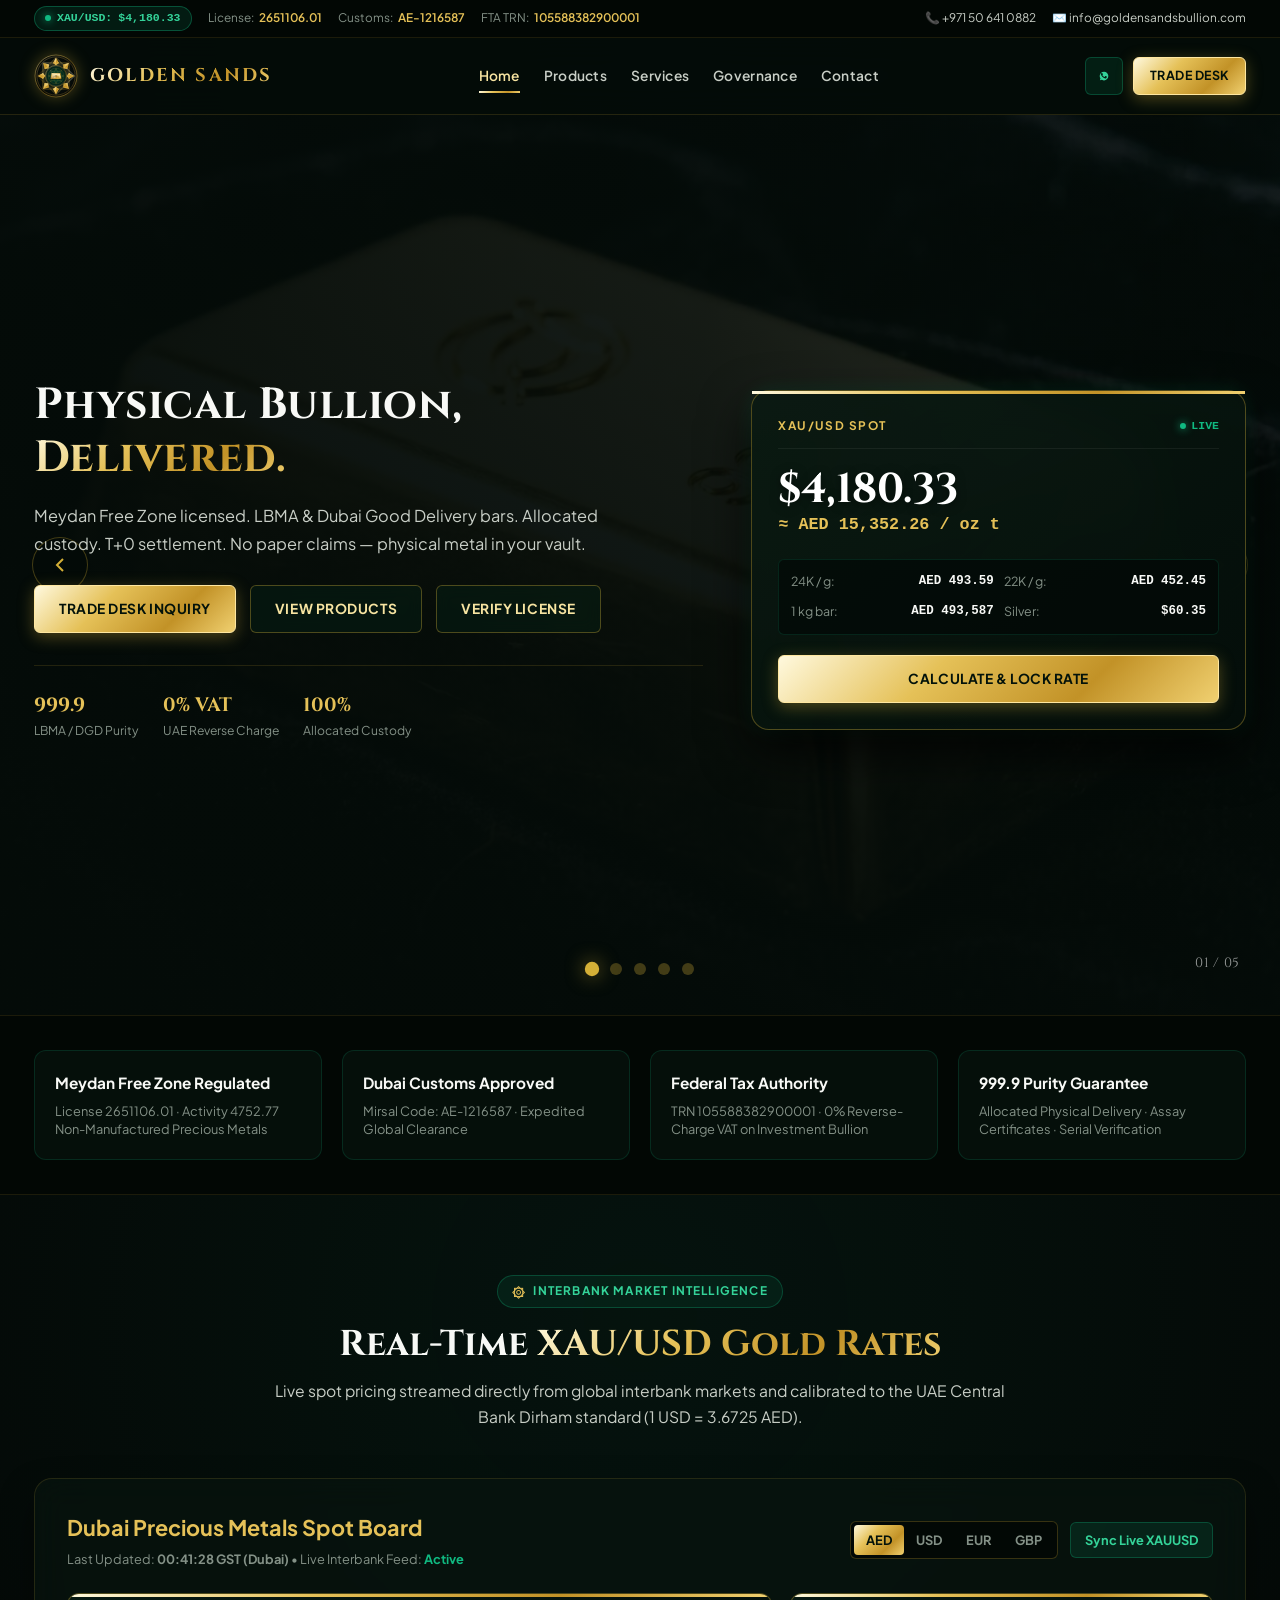
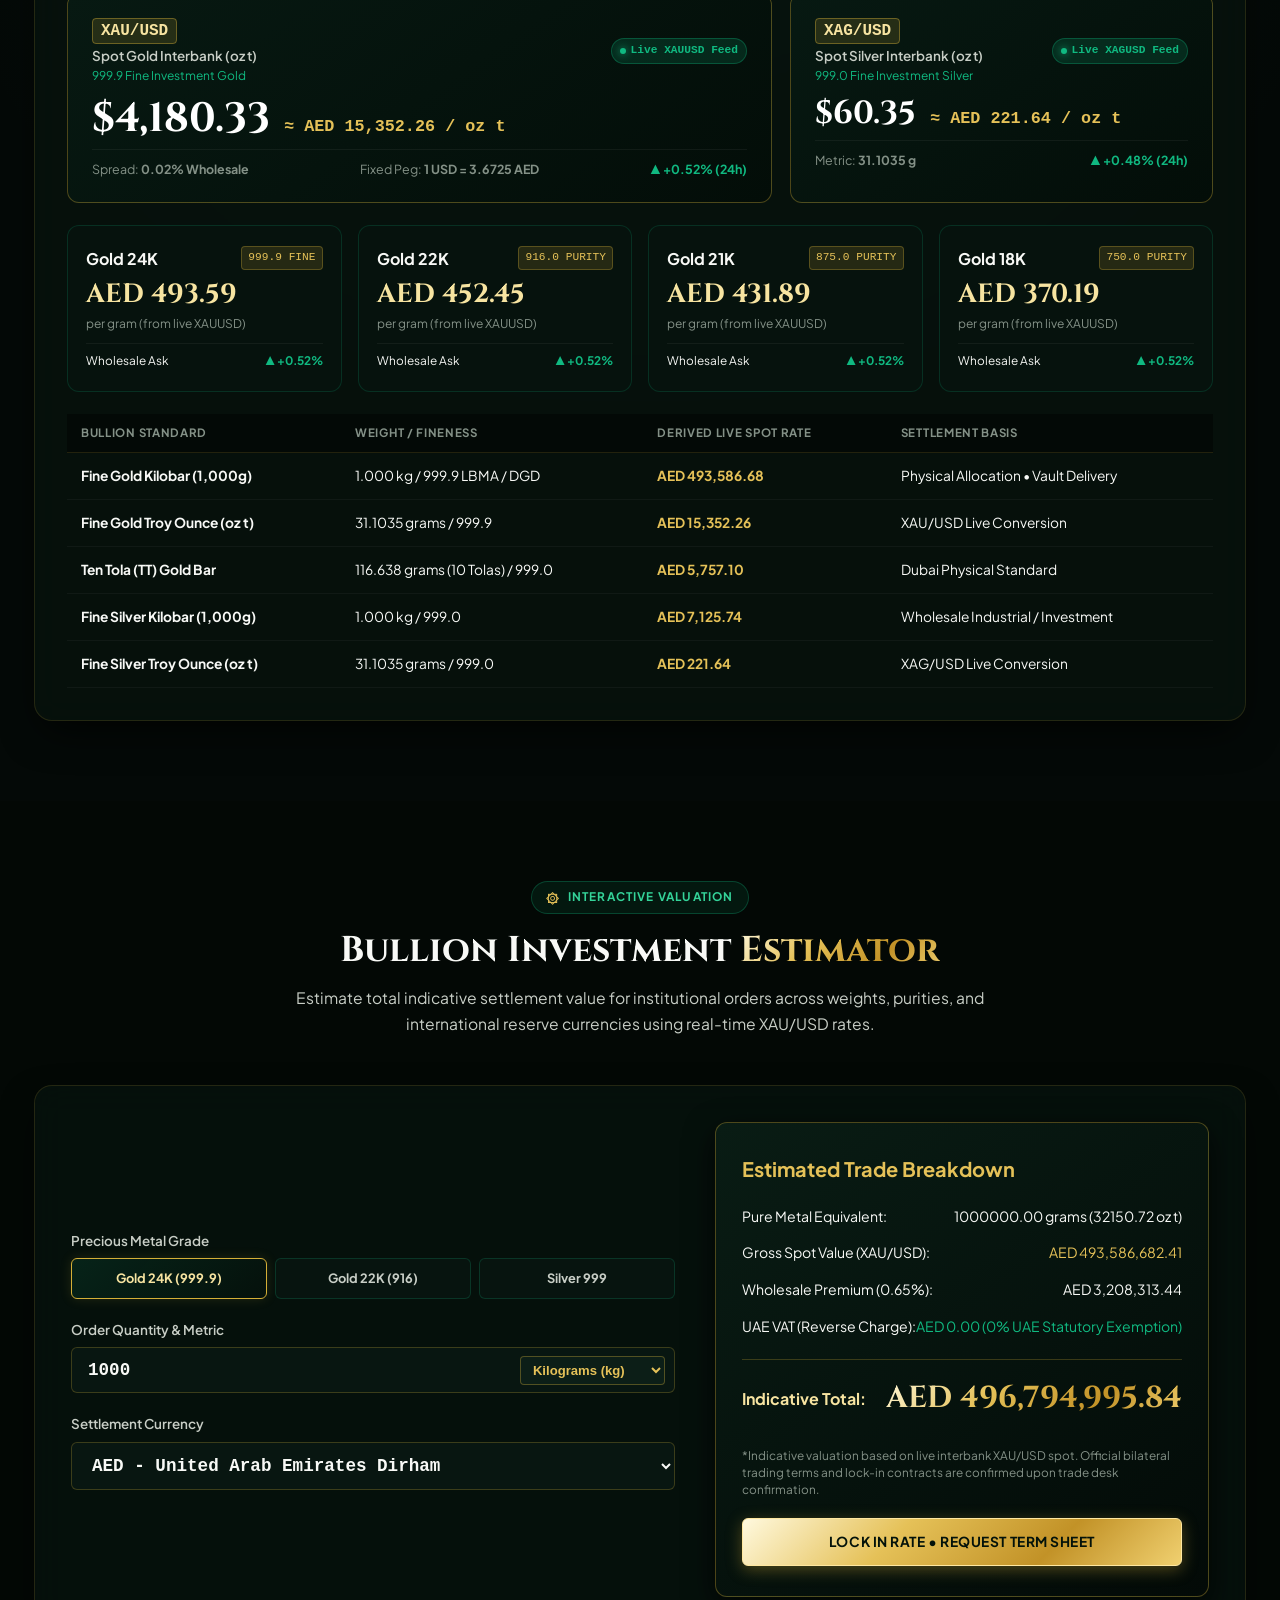
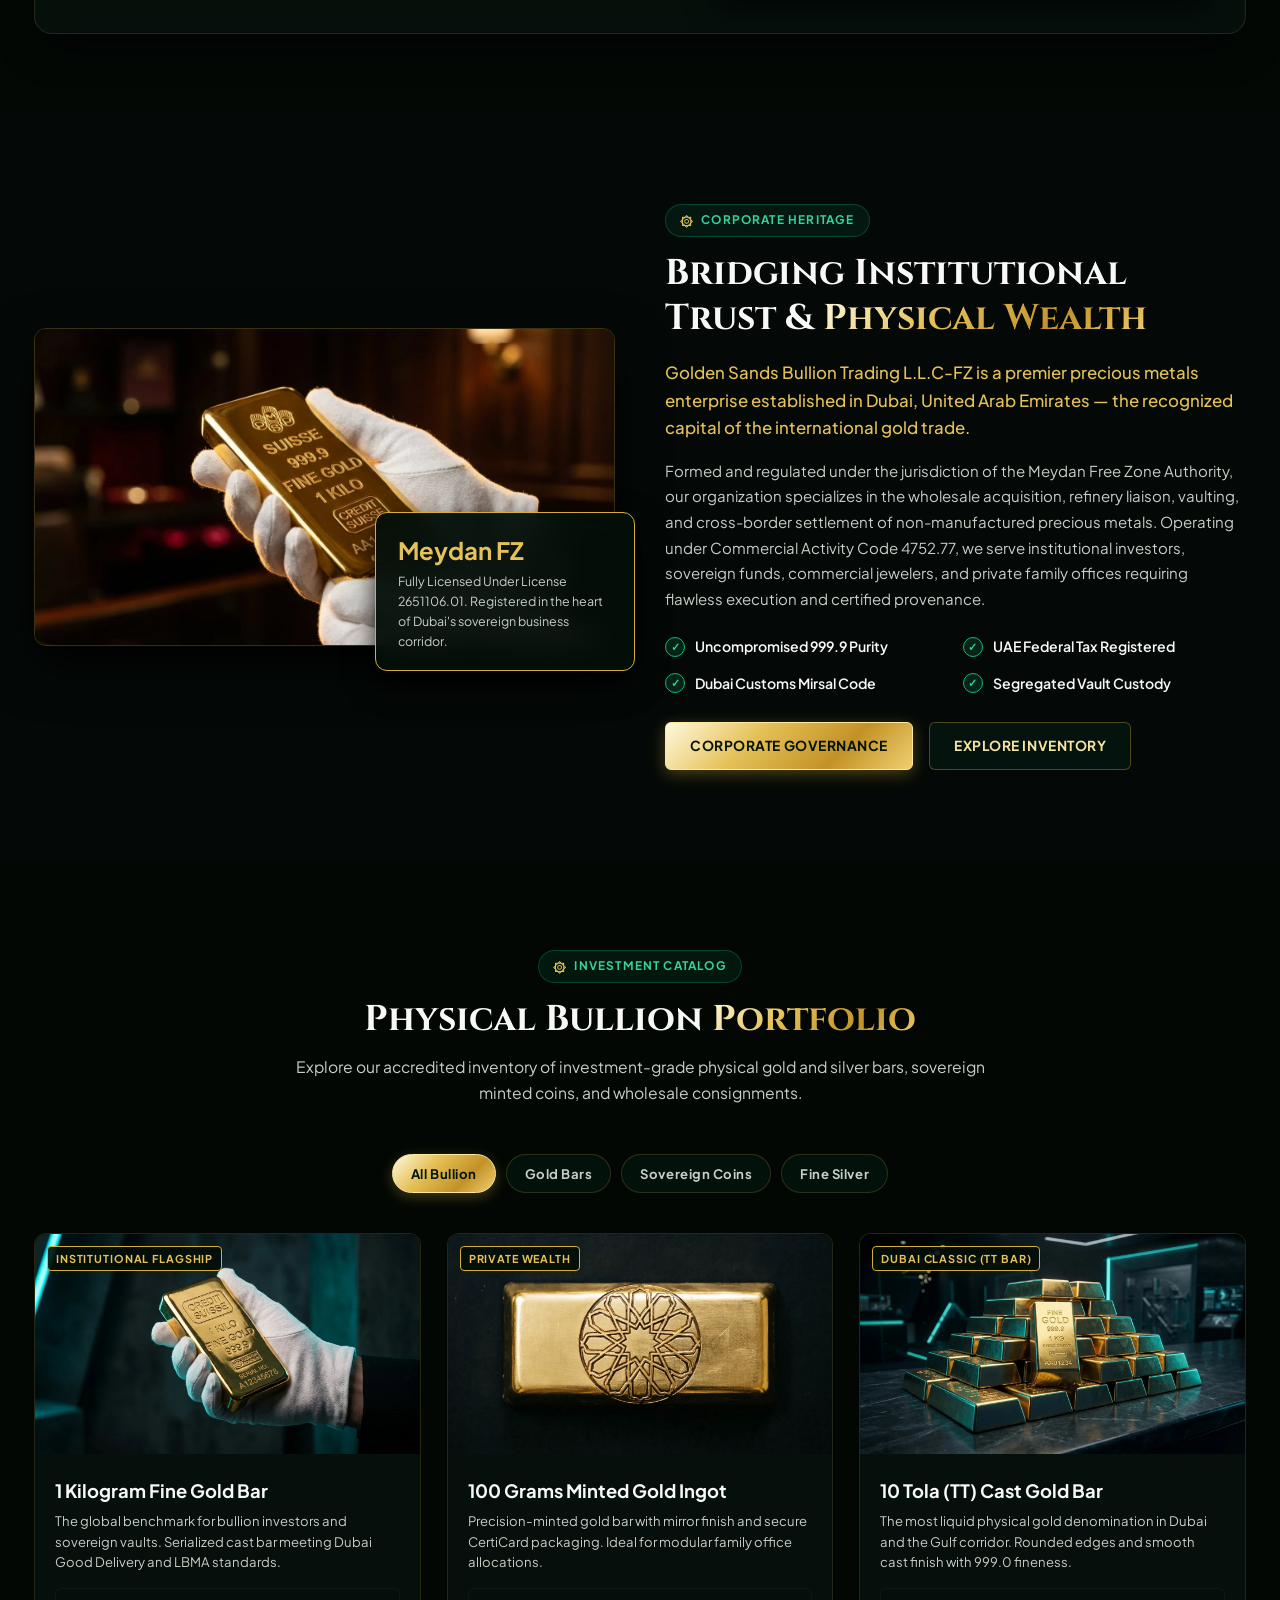
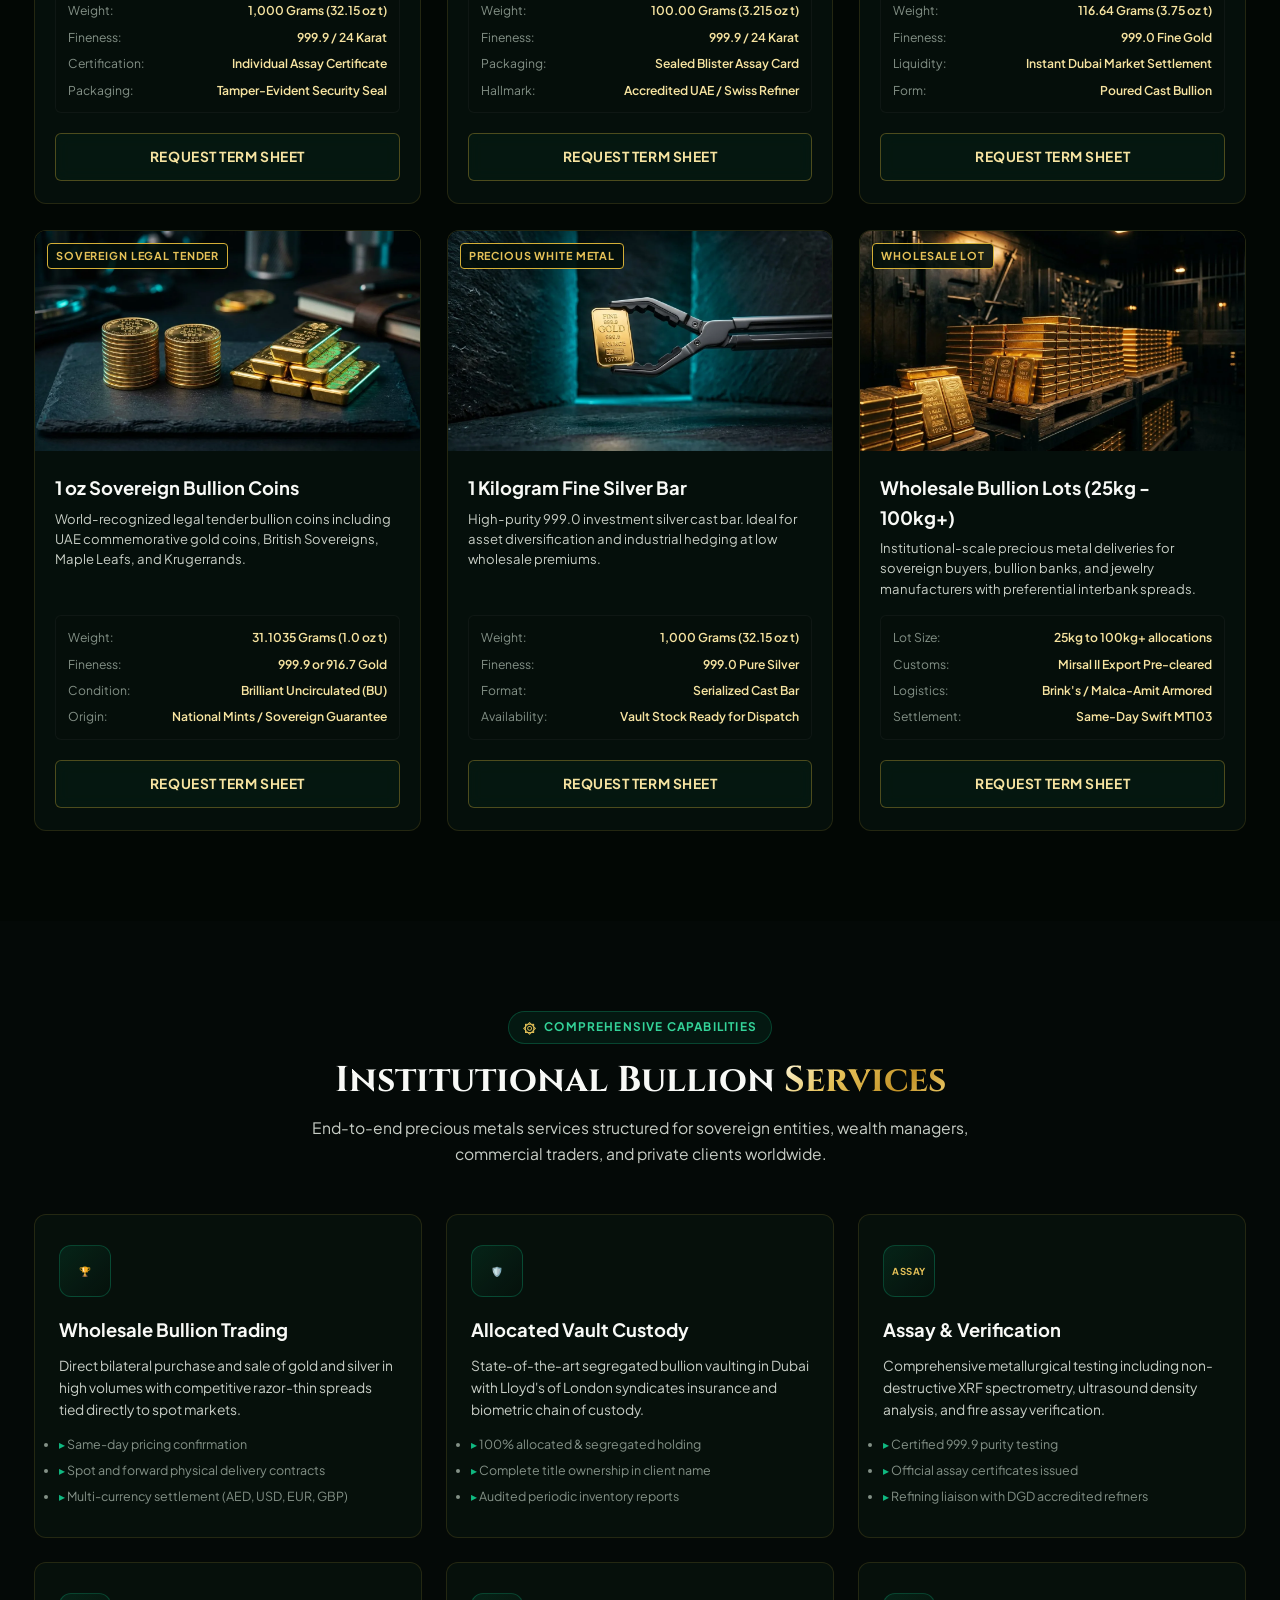
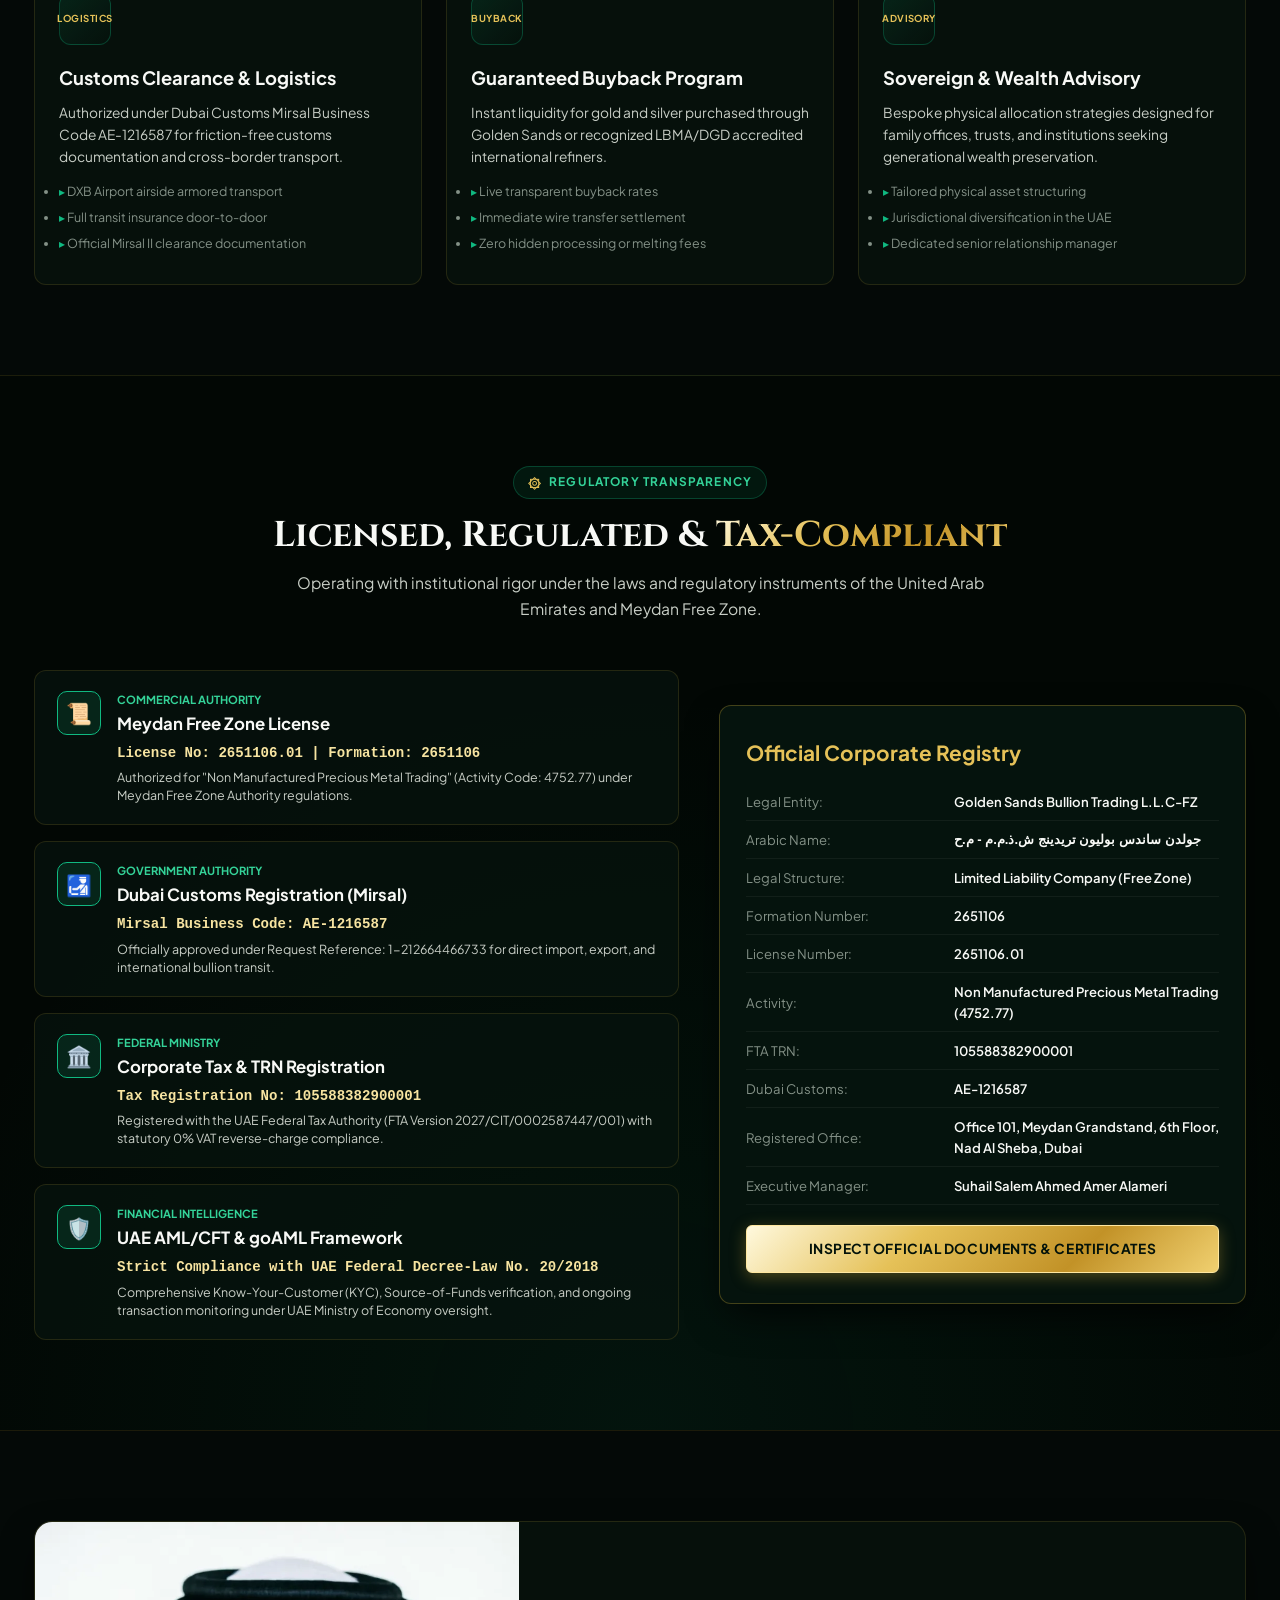
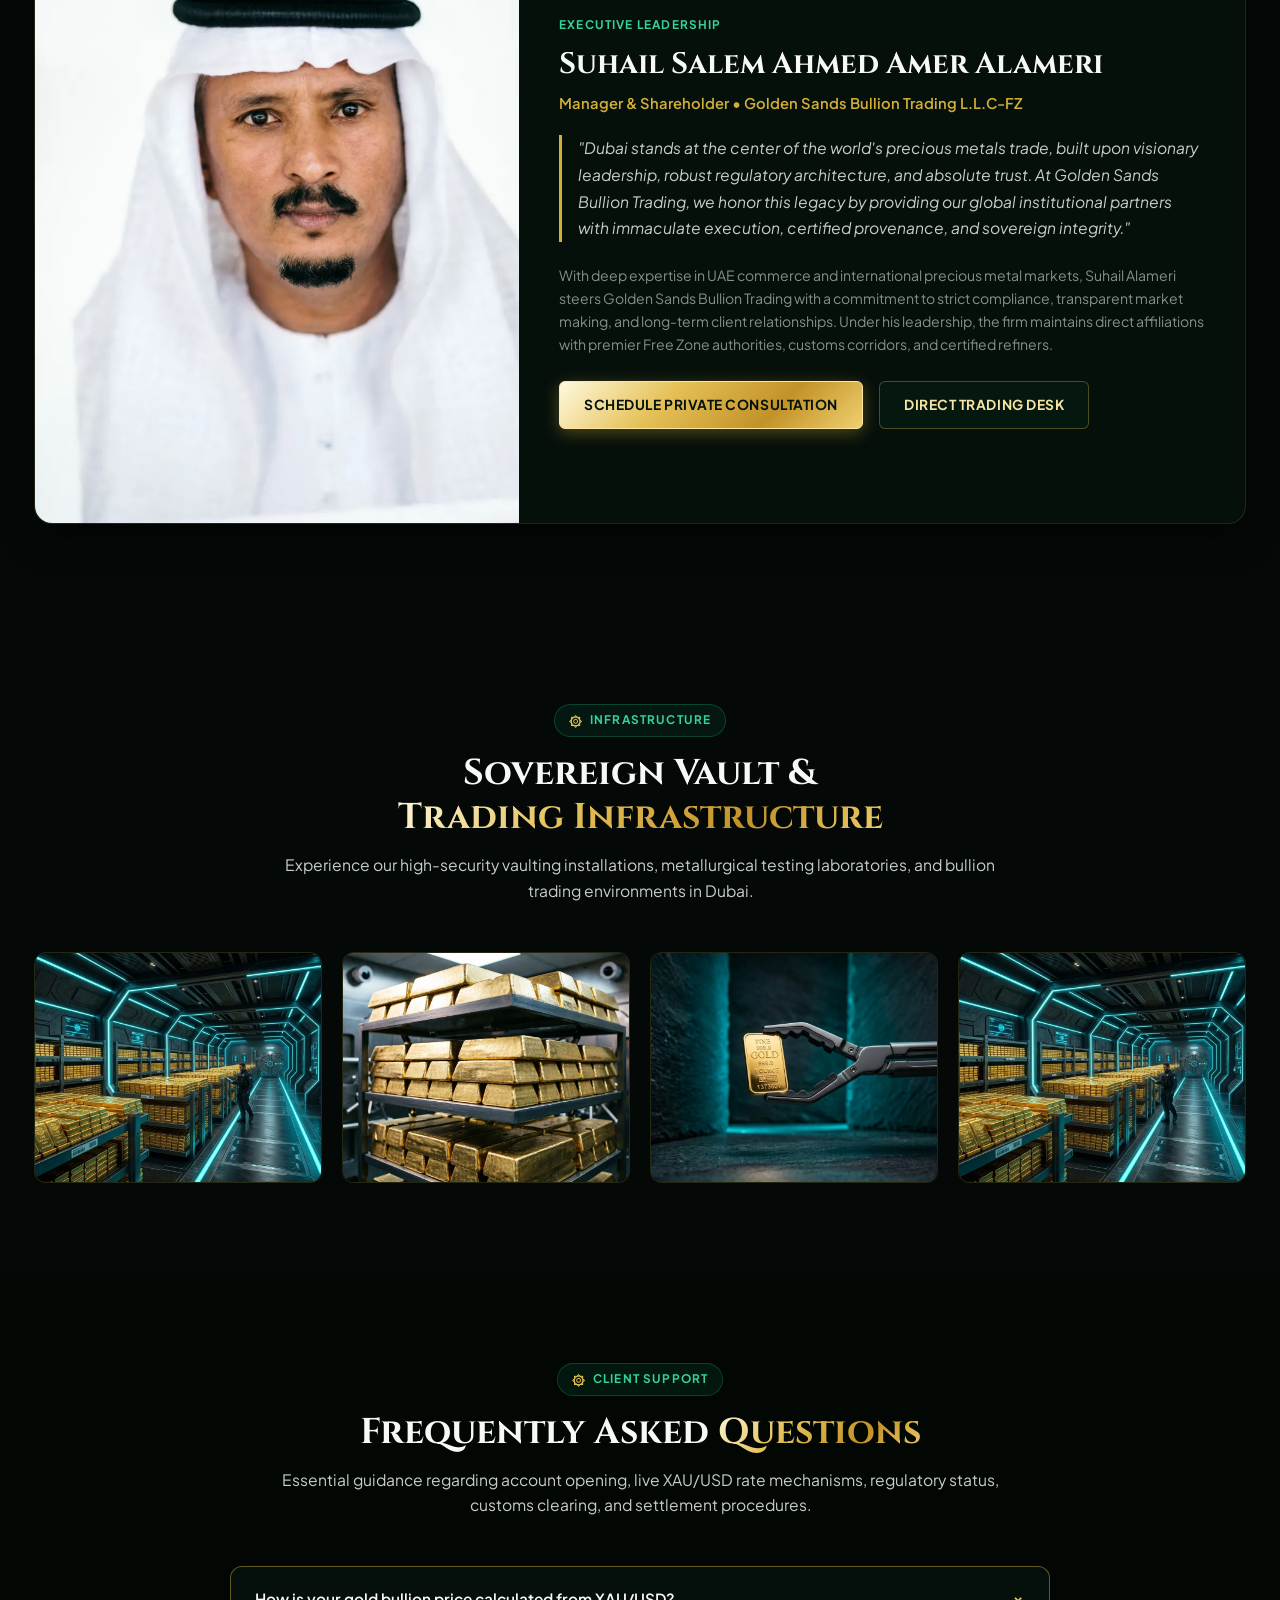
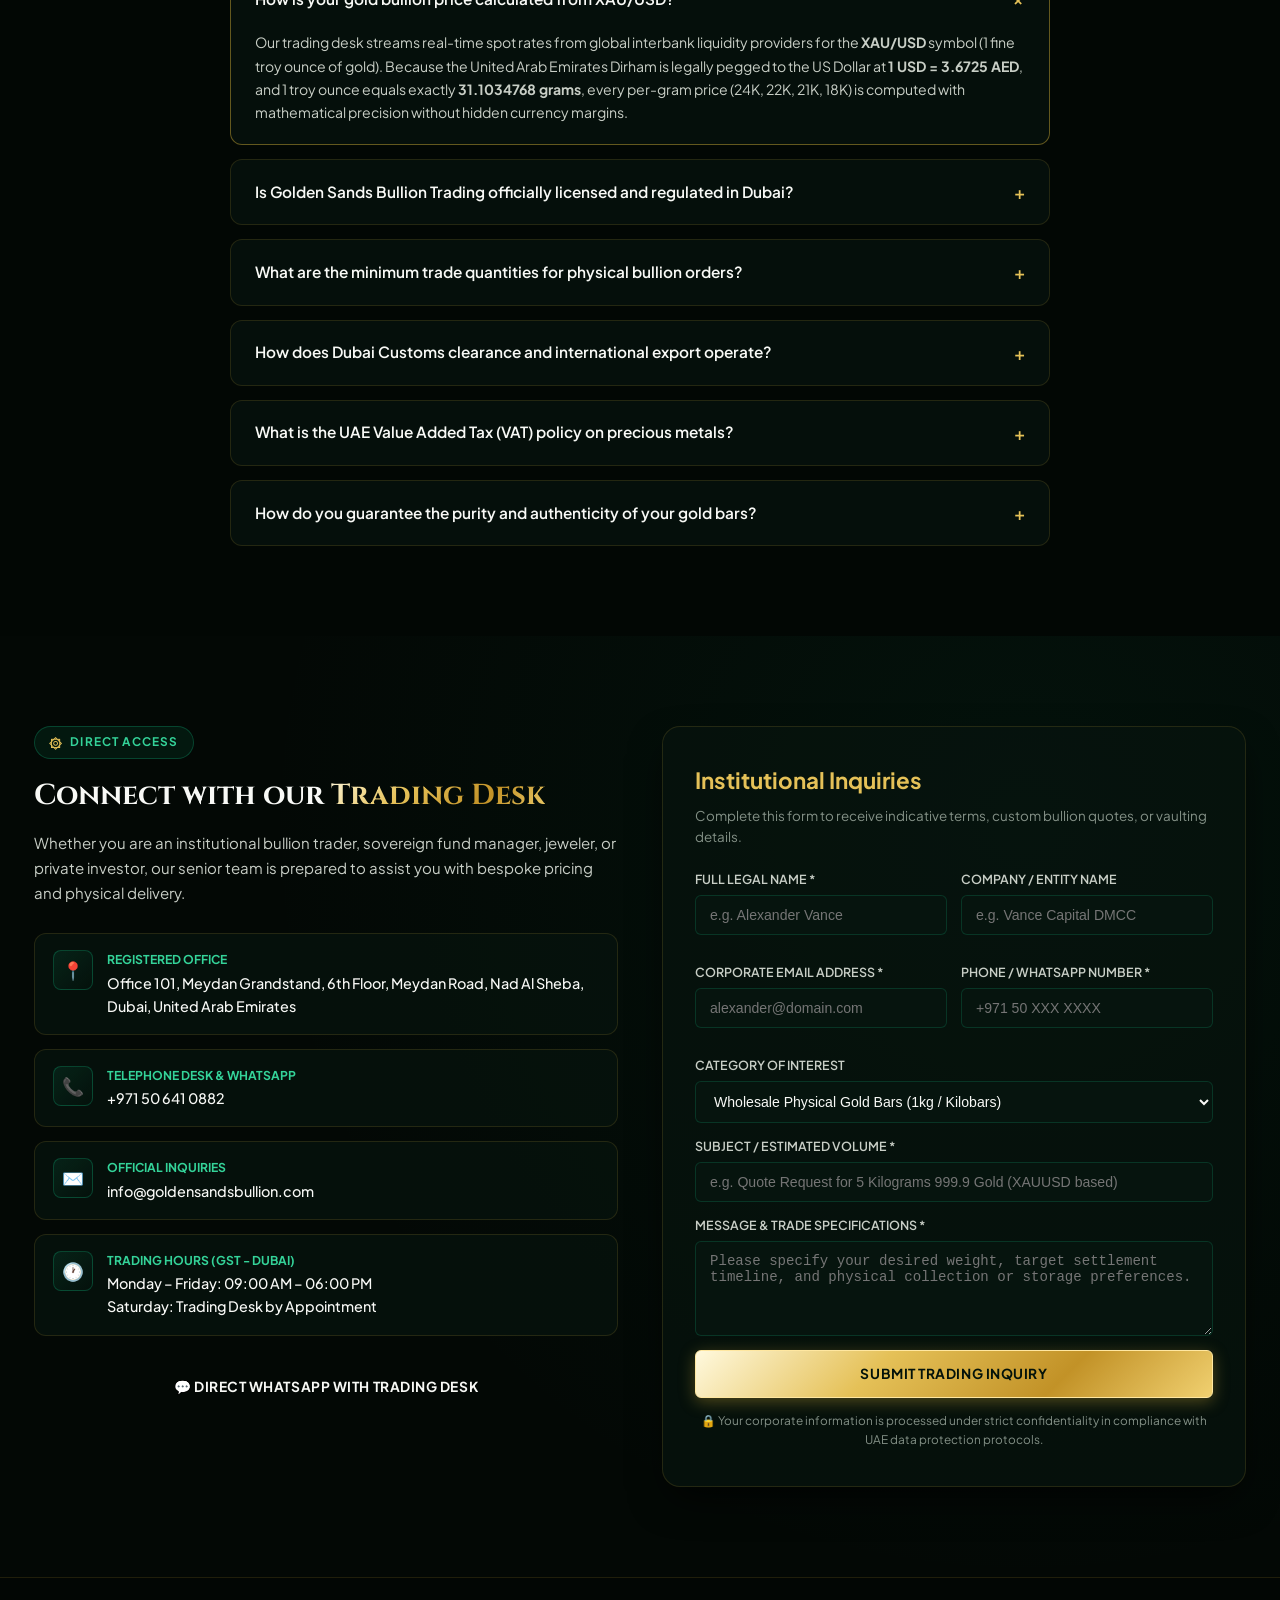
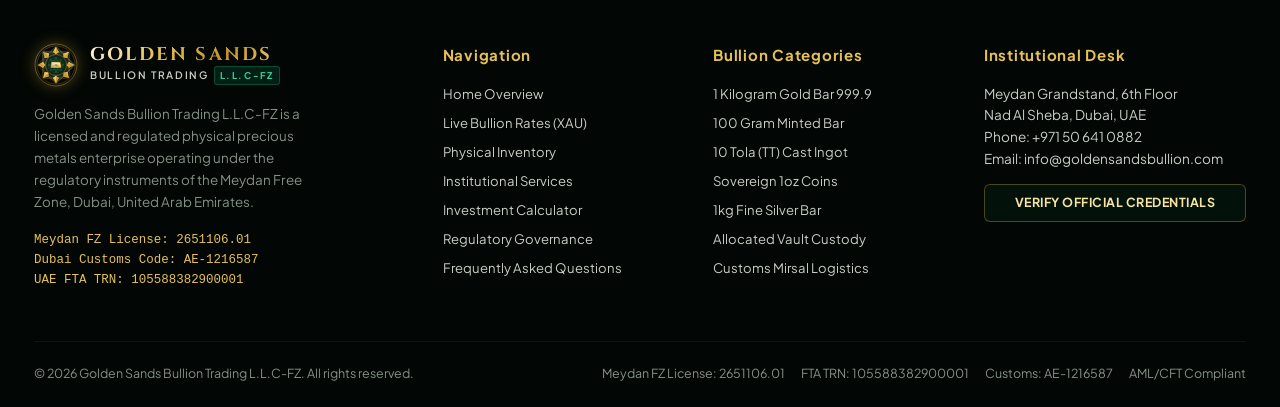
<file: index.html>
<!DOCTYPE html>
<html lang="en" dir="ltr">
<head>
  <!-- Character Encoding & Responsive Viewport -->
  <meta charset="UTF-8">
  <meta name="viewport" content="width=device-width, initial-scale=1.0, maximum-scale=5.0">
  <meta http-equiv="X-UA-Compatible" content="IE=edge">

  <!-- Primary Meta Tags -->
  <title>Golden Sands | Physical Bullion Trading, Dubai</title>
  <meta name="title" content="Golden Sands | Physical Bullion Trading, Dubai">
  <meta name="description" content="Golden Sands Bullion Trading L.L.C-FZ — Meydan Free Zone licensed precious metals firm. Physical gold bars, sovereign coins, allocated vaulting, institutional settlement. Live XAU/USD pricing.">
  <meta name="keywords" content="XAUUSD gold price, gold trading dubai, live XAUUSD, physical bullion dubai, meydan free zone gold license, 999.9 fine gold bar, credit suisse 1kg gold, gold bullion wholesale dubai, dubai customs code AE-1216587, golden sands bullion trading, suhail alameri gold, vault storage dubai, precious metals trader UAE">
  <meta name="author" content="Golden Sands Bullion Trading L.L.C-FZ">
  <meta name="robots" content="index, follow, max-image-preview:large, max-snippet:-1, max-video-preview:-1">
  <link rel="canonical" href="https://goldensandsbullion.com/">

  <!-- Open Graph / Facebook -->
  <meta property="og:type" content="website">
  <meta property="og:url" content="https://goldensandsbullion.com/">
  <meta property="og:site_name" content="Golden Sands Bullion Trading L.L.C-FZ">
  <meta property="og:title" content="Golden Sands Bullion Trading | Premier Precious Metals Dubai">
  <meta property="og:description" content="Licensed Dubai Meydan Free Zone precious metals trading company. Real-time XAU/USD live spot pricing, 999.9 fine gold bars, institutional wholesale bullion, secure vault custody, and customs clearance.">
  <meta property="og:image" content="https://goldensandsbullion.com/assets/images/hero-gold-bar-velvet.png">
  <meta property="og:image:width" content="1664">
  <meta property="og:image:height" content="928">
  <meta property="og:locale" content="en_US">
  <meta property="og:locale:alternate" content="ar_AE">

  <!-- Twitter / X -->
  <meta name="twitter:card" content="summary_large_image">
  <meta name="twitter:url" content="https://goldensandsbullion.com/">
  <meta name="twitter:title" content="Golden Sands Bullion Trading | Dubai Precious Metals">
  <meta name="twitter:description" content="Dubai Meydan Free Zone licensed precious metals trading firm (License 2651106.01, FTA TRN 105588382900001, Customs Code AE-1216587). Live XAU/USD interbank feed, physical gold wholesale and allocated custody.">
  <meta name="twitter:image" content="https://goldensandsbullion.com/assets/images/hero-gold-bar-velvet.png">

  <!-- PWA & Mobile Web App Meta -->
  <meta name="theme-color" content="#040907">
  <meta name="apple-mobile-web-app-capable" content="yes">
  <meta name="apple-mobile-web-app-status-bar-style" content="black-translucent">
  <meta name="apple-mobile-web-app-title" content="Golden Sands">
  <meta name="application-name" content="Golden Sands Bullion">
  <meta name="msapplication-TileColor" content="#040907">
  <meta name="msapplication-TileImage" content="./assets/icons/icon-192.png">

  <!-- Manifest Links -->
  <link rel="manifest" href="./manifest.webmanifest">
  <link rel="alternate" type="application/json" href="./manifest.json">

  <!-- Favicons & App Icons -->
  <link rel="icon" type="image/x-icon" href="./favicon.ico">
  <link rel="icon" type="image/png" sizes="16x16" href="./assets/icons/favicon-16.png">
  <link rel="icon" type="image/png" sizes="32x32" href="./assets/icons/favicon-32.png">
  <link rel="icon" type="image/png" sizes="64x64" href="./assets/icons/favicon-64.png">
  <link rel="icon" type="image/svg+xml" href="./assets/icons/favicon.svg">
  <link rel="apple-touch-icon" sizes="180x180" href="./assets/icons/apple-touch-icon.png">

  <!-- Google Fonts Preconnect -->
  <link rel="preconnect" href="https://fonts.googleapis.com">
  <link rel="preconnect" href="https://fonts.gstatic.com" crossorigin>
  <link rel="preload" as="style" href="https://fonts.googleapis.com/css2?family=Cinzel:wght@500;600;700;800&family=Plus+Jakarta+Sans:wght@300;400;500;600;700&display=swap">
  <link href="https://fonts.googleapis.com/css2?family=Cinzel:wght@500;600;700;800&family=Plus+Jakarta+Sans:wght@300;400;500;600;700&display=swap" rel="stylesheet" media="print" onload="this.media='all'">

  <!-- Critical Resource Preloads -->
  <link rel="preload" as="image" href="./assets/images/hero-gold-bar-velvet.webp" type="image/webp" fetchpriority="high">
  <link rel="preload" as="image" href="./assets/images/hero-vault-racks.webp" type="image/webp">
  <link rel="preload" as="image" href="./assets/images/hero-gold-inspection.webp" type="image/webp">
  <link rel="preload" as="image" href="./assets/images/hero-dubai-skyline.webp" type="image/webp">
  <link rel="preload" as="image" href="./assets/images/hero-gold-pyramid.webp" type="image/webp">
  <link rel="preload" as="image" href="./assets/icons/logo.svg" type="image/svg+xml">
  <link rel="preload" as="script" href="./assets/js/main.js">

  <!-- Main Stylesheet -->
  <link rel="stylesheet" href="./assets/css/style.css" media="print" onload="this.media='all'">
  <noscript><link rel="stylesheet" href="./assets/css/style.css"></noscript>

  <!-- Critical Inline CSS for Hero Slider (prevents FOUC) -->
  <style>
    .hero-slider-section{position:relative;min-height:100vh;display:flex;align-items:center;overflow:hidden;background:#040907}
    .hero-slider{position:absolute;top:0;left:0;width:100%;height:100%;z-index:0}
    .slide{position:absolute;top:0;left:0;width:100%;height:100%;background-size:cover;background-position:center;opacity:0;visibility:hidden;transition:opacity 1.2s cubic-bezier(.4,0,.2,1),visibility 1.2s;z-index:0}
    .slide.active{opacity:1;visibility:visible;z-index:1}
    .slide-overlay{position:absolute;top:0;left:0;width:100%;height:100%;background:linear-gradient(90deg,rgba(4,11,8,.95) 0%,rgba(4,11,8,.85) 55%,rgba(4,11,8,.6) 100%),linear-gradient(180deg,rgba(4,11,8,.4) 0%,rgba(4,11,8,.95) 100%);z-index:2}
    .slider-nav{position:absolute;top:50%;transform:translateY(-50%);z-index:10;width:56px;height:56px;border-radius:50%;background:rgba(4,11,8,.85);border:1px solid rgba(212,175,55,.3);color:#d4af37;cursor:pointer;display:flex;align-items:center;justify-content:center;transition:all .2s;backdrop-filter:blur(8px)}
    .slider-prev{left:32px}.slider-next{right:32px}
    .slider-dots{position:absolute;bottom:40px;left:50%;transform:translateX(-50%);display:flex;gap:12px;z-index:10}
    .dot-btn{width:12px;height:12px;border-radius:50%;border:none;background:rgba(212,175,55,.3);cursor:pointer;transition:all .2s}
    .dot-btn.active{background:#d4af37;transform:scale(1.2);box-shadow:0 0 16px rgba(212,175,55,.6)}
    .slide-counter{position:absolute;bottom:40px;right:40px;z-index:10;color:rgba(255,255,255,.6);font-family:var(--font-serif,Georgia,serif);font-size:.85rem;letter-spacing:.05em}
    .hero-content-overlay{position:relative;z-index:20;width:100%;padding:60px 0 70px}
    .hero-grid{display:grid;grid-template-columns:1.15fr .85fr;gap:48px;align-items:center}
    @media (max-width:1100px){.hero-grid{grid-template-columns:1fr;gap:36px}}
    @media (max-width:480px){.slider-nav{width:44px;height:44px}.slider-prev{left:12px}.slider-next{right:12px}.slider-dots{bottom:20px;gap:8px}.dot-btn{width:10px;height:10px}.slide-counter{bottom:20px;right:16px;font-size:.75rem}}
  </style>

  <!-- JSON-LD Structured Data: Organization & FinancialService -->
  <script type="application/ld+json">
  {
    "@context": "https://schema.org",
    "@graph": [
      {
        "@type": ["FinancialService", "LocalBusiness", "Organization"],
        "@id": "https://goldensandsbullion.com/#organization",
        "name": "Golden Sands Bullion Trading L.L.C-FZ",
        "alternateName": "جولدن ساندس بوليون تريدينج ش.ذ.م.م - م.ح",
        "url": "https://goldensandsbullion.com/",
        "logo": "https://goldensandsbullion.com/assets/icons/logo.svg",
        "image": "https://goldensandsbullion.com/assets/images/hero-gold-bar-velvet.png",
        "description": "Premier licensed precious metals trading firm based in Meydan Free Zone, Dubai, specializing in physical bullion, live XAU/USD spot execution, fine gold bars, allocated vaulting, and institutional settlement.",
        "telephone": "+971 50 641 0882",
        "email": "info@goldensandsbullion.com",
        "priceRange": "$$$$",
        "taxID": "105588382900001",
        "vatID": "105588382900001",
        "identifier": {
          "@type": "PropertyValue",
          "name": "Dubai Customs Code (Mirsal)",
          "value": "AE-1216587"
        },
        "hasCredential": [
          {
            "@type": "EducationalOccupationalCredential",
            "name": "Meydan Free Zone Commercial License",
            "credentialCategory": "Business License",
            "recognizedBy": {
              "@type": "GovernmentOrganization",
              "name": "Meydan Free Zone Authority, Dubai"
            },
            "validIn": "AE",
            "identifier": "2651106.01"
          }
        ],
        "address": {
          "@type": "PostalAddress",
          "streetAddress": "Office 101, Meydan Grandstand, 6th Floor, Meydan Road, Nad Al Sheba",
          "addressLocality": "Dubai",
          "addressRegion": "Dubai",
          "postalCode": "00000",
          "addressCountry": "AE"
        },
        "geo": {
          "@type": "GeoCoordinates",
          "latitude": "25.1558",
          "longitude": "55.3003"
        },
        "openingHoursSpecification": [
          {
            "@type": "OpeningHoursSpecification",
            "dayOfWeek": ["Monday", "Tuesday", "Wednesday", "Thursday", "Friday"],
            "opens": "09:00",
            "closes": "18:00"
          }
        ],
        "founder": {
          "@type": "Person",
          "name": "Suhail Salem Ahmed Amer Alameri",
          "jobTitle": "Manager & Shareholder"
        }
      },
      {
        "@type": "WebSite",
        "@id": "https://goldensandsbullion.com/#website",
        "url": "https://goldensandsbullion.com/",
        "name": "Golden Sands Bullion Trading",
        "publisher": {
          "@id": "https://goldensandsbullion.com/#organization"
        }
      },
      {
        "@type": "FAQPage",
        "@id": "https://goldensandsbullion.com/#faq",
        "mainEntity": [
          {
            "@type": "Question",
            "name": "How is your gold pricing determined using XAU/USD?",
            "acceptedAnswer": {
              "@type": "Answer",
              "text": "Our live bullion pricing is derived directly from the global interbank XAU/USD spot market. Using the official UAE Central Bank fixed peg (1 USD = 3.6725 AED) and exact troy ounce to gram conversions (31.1035g), we provide real-time, transparent per-gram rates for 24K, 22K, 21K, and 18K gold."
            }
          },
          {
            "@type": "Question",
            "name": "Is Golden Sands Bullion Trading officially licensed and regulated in Dubai?",
            "acceptedAnswer": {
              "@type": "Answer",
              "text": "Yes. Golden Sands Bullion Trading L.L.C-FZ is officially licensed by the Meydan Free Zone Authority under Commercial License No. 2651106.01 (Formation No. 2651106) for 'Non-Manufactured Precious Metal Trading' (Activity Code 4752.77). We are also registered with the UAE Federal Tax Authority (TRN: 105588382900001) and Dubai Customs under Mirsal Business Code AE-1216587."
            }
          },
          {
            "@type": "Question",
            "name": "What standards of gold purity do you trade?",
            "acceptedAnswer": {
              "@type": "Answer",
              "text": "We trade exclusively investment-grade fine gold conforming to LBMA (London Bullion Market Association) and Dubai Good Delivery (DGD) standards with purities of 999.9 (24 Karat) and 995.0. All bullion bars are stamped with accredited refiner hallmarks, serial numbers, and assay certificates."
            }
          },
          {
            "@type": "Question",
            "name": "What is the UAE VAT policy on precious metals trading?",
            "acceptedAnswer": {
              "@type": "Answer",
              "text": "Under UAE Cabinet Decision No. 25 of 2018, pure precious metals (gold, silver, and platinum of 99% purity or higher) traded for investment purposes are subject to a 0% VAT rate (reverse charge mechanism between registered taxable entities), making Dubai one of the world's most tax-efficient bullion trading hubs."
            }
          }
        ]
      }
    ]
  }
  </script>
</head>
<body>

  <!-- Offline Connectivity Banner -->
  <div id="offlineBanner" class="offline-banner" role="alert">
    <span>⚠️ You are browsing offline. Cached market catalog and corporate credentials remain accessible.</span>
  </div>

  <!-- ==========================================================================
       TOP ANNOUNCEMENT BAR (Live XAU/USD Ticker & Credentials)
       ========================================================================== -->
  <aside class="top-bar" aria-label="Official Corporate Credentials">
    <div class="container top-bar-inner">
      <div class="top-bar-left">
        <!-- Live XAU/USD Quick Ticker -->
        <div class="top-xau-ticker" title="Real-time XAU/USD Interbank Gold Spot">
          <span class="status-dot"></span>
          <span class="xau-label">XAU/USD:</span>
          <strong id="topBarXauUsd">$4,182.00</strong>
        </div>
        <div class="top-credential">
          <span>License:</span>
          <strong>2651106.01</strong>
        </div>
        <div class="top-credential">
          <span>Customs:</span>
          <strong>AE-1216587</strong>
        </div>
        <div class="top-credential">
          <span>FTA TRN:</span>
          <strong>105588382900001</strong>
        </div>
      </div>
      <div class="top-bar-right">
        <a href="tel:+971506410882" class="top-bar-link" title="Call Dubai Trading Desk">
                  <span>📞 +971 50 641 0882</span>
                </a>
        <a href="mailto:info@goldensandsbullion.com" class="top-bar-link" title="Email Golden Sands">
          <span>✉️ info@goldensandsbullion.com</span>
        </a>
      </div>
    </div>
  </aside>

  <!-- ==========================================================================
       SITE HEADER & NAVIGATION
       ========================================================================== -->
  <header class="site-header" role="banner">
    <div class="container nav-container">
      <!-- Clean, Elegant Standalone Islamic Gold Emblem + Brand Typography -->
      <a href="#home" class="brand-logo" aria-label="Golden Sands - Home">
        <img src="./assets/icons/logo.svg" alt="Golden Sands Emblem" class="brand-emblem" width="44" height="44">
        <div class="brand-text">
          <span class="brand-title">GOLDEN SANDS</span>
        </div>
      </a>

      <!-- Desktop Navigation Menu (Streamlined, Uncrowded) -->
      <nav class="nav-menu" role="navigation" aria-label="Main Navigation">
        <a href="#home" class="nav-link active">Home</a>
        <a href="#products" class="nav-link">Products</a>
        <a href="#services" class="nav-link">Services</a>
        <a href="#compliance" class="nav-link">Governance</a>
        <a href="#contact" class="nav-link">Contact</a>
      </nav>

      <!-- Header Action CTAs (Balanced, Compact, Zero Overflow) -->
      <div class="nav-actions">
        <a href="https://wa.me/971506410882?text=Hello%20Golden%20Sands%20Bullion,%20I%20would%20like%20to%20inquire%20about%20physical%20precious%20metals%20trading." class="nav-icon-btn" target="_blank" rel="noopener noreferrer" aria-label="WhatsApp Trading Desk" title="WhatsApp Trading Desk">
          <svg width="18" height="18" viewBox="0 0 24 24" fill="currentColor"><path d="M12.031 6.172c-3.181 0-5.767 2.586-5.768 5.766-.001 1.298.38 2.27 1.019 3.287l-.711 2.598 2.664-.699c.97.544 1.777.785 2.796.785 3.183 0 5.767-2.586 5.767-5.766 0-3.18-2.584-5.771-5.767-5.771zm3.392 8.234c-.143.402-.83.743-1.144.787-.312.045-.715.064-2.316-.599-1.928-.797-3.17-2.766-3.266-2.894-.096-.128-.778-1.034-.778-1.972 0-.938.491-1.399.666-1.591.176-.192.383-.24.512-.24.128 0 .256.002.368.008.117.006.275-.045.431.33.16.384.544 1.327.592 1.423.048.096.08.208.016.336-.064.128-.096.208-.192.32-.096.112-.202.25-.288.336-.096.096-.196.2-.084.392.112.192.497.82 1.066 1.327.734.654 1.353.856 1.545.952.192.096.304.08.416-.048.112-.128.48-1.121.608-1.281.128-.16.256-.134.432-.069.176.065 1.12.528 1.312.624.192.096.32.144.368.224.048.08.048.464-.096.866z"/></svg>
        </a>
        <a href="#contact" class="btn btn-primary btn-sm">
          <span>Trade Desk</span>
        </a>
        <!-- Mobile Toggle Hamburger -->
        <button type="button" class="mobile-toggle" aria-label="Toggle navigation menu" aria-expanded="false">
          <span></span>
          <span></span>
          <span></span>
        </button>
      </div>
    </div>
  </header>

  <!-- ==========================================================================
         HERO SECTION (Image Slider + Executive Terminal)
         ========================================================================== -->
    <main id="main-content">
      <section class="hero-slider-section" id="home" aria-label="Executive Bullion Trading Showcase">
        <!-- Hero Slider -->
        <div class="hero-slider" role="region" aria-label="Hero image carousel">
          <div class="slide active" style="background-image: url('./assets/images/hero-gold-bar-velvet.webp');">
            <div class="slide-overlay"></div>
          </div>
          <div class="slide" style="background-image: url('./assets/images/hero-vault-racks.webp');">
            <div class="slide-overlay"></div>
          </div>
          <div class="slide" style="background-image: url('./assets/images/hero-gold-inspection.webp');">
            <div class="slide-overlay"></div>
          </div>
          <div class="slide" style="background-image: url('./assets/images/hero-dubai-skyline.webp');">
            <div class="slide-overlay"></div>
          </div>
          <div class="slide" style="background-image: url('./assets/images/hero-gold-pyramid.webp');">
            <div class="slide-overlay"></div>
          </div>

          <!-- Slider Navigation -->
          <button type="button" class="slider-nav slider-prev" id="slidePrev" aria-label="Previous slide">
            <svg width="24" height="24" viewBox="0 0 24 24" fill="none" stroke="currentColor" stroke-width="2">
              <path d="M15 18l-6-6 6-6"/>
            </svg>
          </button>
          <button type="button" class="slider-nav slider-next" id="slideNext" aria-label="Next slide">
            <svg width="24" height="24" viewBox="0 0 24 24" fill="none" stroke="currentColor" stroke-width="2">
              <path d="M9 6l6 6-6 6"/>
            </svg>
          </button>

          <!-- Slider Dots -->
          <div class="slider-dots" role="tablist" aria-label="Slide indicators">
            <button type="button" class="dot-btn active" data-index="0" role="tab" aria-selected="true" aria-label="Slide 1"></button>
            <button type="button" class="dot-btn" data-index="1" role="tab" aria-selected="false" aria-label="Slide 2"></button>
            <button type="button" class="dot-btn" data-index="2" role="tab" aria-selected="false" aria-label="Slide 3"></button>
            <button type="button" class="dot-btn" data-index="3" role="tab" aria-selected="false" aria-label="Slide 4"></button>
            <button type="button" class="dot-btn" data-index="4" role="tab" aria-selected="false" aria-label="Slide 5"></button>
          </div>

          <!-- Slide Counter -->
          <div class="slide-counter" aria-hidden="true">
            <span id="slideCounter">01 / 05</span>
          </div>
        </div>

        <!-- Immediate slide activation (before JS loads) -->
        <script>
          // Ensure first slide is active immediately (FOUC prevention)
          document.querySelectorAll('.slide').forEach((s, i) => {
            s.style.opacity = i === 0 ? '1' : '0';
            s.style.visibility = i === 0 ? 'visible' : 'hidden';
          });
          document.querySelectorAll('.dot-btn').forEach((d, i) => {
            d.classList.toggle('active', i === 0);
            d.setAttribute('aria-selected', i === 0);
          });
        </script>

        <!-- Hero Content Overlay -->
        <div class="hero-content-overlay">
          <div class="container hero-grid">
            <!-- Left Column: Value Proposition & Institutional Trust -->
                      <div class="hero-content">
                        <h1>Physical Bullion, <span class="text-gradient-gold">Delivered.</span></h1>
                        <p class="hero-lead">
                          Meydan Free Zone licensed. LBMA & Dubai Good Delivery bars. Allocated custody. T+0 settlement.
                          No paper claims — physical metal in your vault.
                        </p>
                        <div class="hero-actions">
                          <a href="#contact" class="btn btn-primary">
                            <span>Trade Desk Inquiry</span>
                          </a>
                          <a href="#products" class="btn btn-secondary">
                            <span>View Products</span>
                          </a>
                          <button type="button" class="btn btn-secondary open-verify-modal">
                            <span>Verify License</span>
                          </button>
                        </div>
                        <div class="hero-trust-metrics">
                          <div class="trust-metric-item">
                            <strong>999.9</strong>
                            <span>LBMA / DGD Purity</span>
                          </div>
                          <div class="trust-metric-item">
                            <strong>0% VAT</strong>
                            <span>UAE Reverse Charge</span>
                          </div>
                          <div class="trust-metric-item">
                            <strong>100%</strong>
                            <span>Allocated Custody</span>
                          </div>
                        </div>
                      </div>

            <!-- Right Column: Live Spot Terminal -->
            <div class="hero-terminal-card" aria-label="Live Bullion Spot Terminal">
              <div class="terminal-header">
                <div class="terminal-title">XAU/USD Spot</div>
                <div class="terminal-feed-status">
                  <span class="status-dot"></span>
                  <span>LIVE</span>
                </div>
              </div>

              <div class="terminal-main-metric">
                <div class="terminal-price-big" id="heroTerminalXauUsd">$4,182.00</div>
                <div class="terminal-price-aed" id="heroTerminalXauAed">≈ AED 15,358 / oz t</div>
              </div>

              <div class="terminal-stats-grid">
                <div class="stat-row">
                  <span>24K / g:</span>
                  <span id="heroTerminal24k" class="text-gold">AED 493.78</span>
                </div>
                <div class="stat-row">
                  <span>22K / g:</span>
                  <span id="heroTerminal22k">AED 452.63</span>
                </div>
                <div class="stat-row">
                  <span>1 kg bar:</span>
                  <span id="heroTerminal1kg" class="text-gold">AED 493,780</span>
                </div>
                <div class="stat-row">
                  <span>Silver:</span>
                  <span id="heroTerminalXagUsd">$60.35</span>
                </div>
              </div>

              <a href="#calculator" class="btn btn-primary" style="width: 100%; justify-content: center;">
                <span>Calculate & Lock Rate</span>
              </a>
            </div>
          </div>
        </div>
      </section>

    <!-- ==========================================================================
           TRUST & ACCREDITATION PILLARS (Clean, No Emojis)
           ========================================================================== -->
        <section class="trust-strip" aria-label="Regulatory Accreditations">
          <div class="container">
            <div class="trust-grid">
              <div class="trust-card-item">
                <div class="trust-card-title">Meydan Free Zone Regulated</div>
                <div class="trust-card-desc">License 2651106.01 · Activity 4752.77 Non-Manufactured Precious Metals</div>
              </div>
              <div class="trust-card-item">
                <div class="trust-card-title">Dubai Customs Approved</div>
                <div class="trust-card-desc">Mirsal Code: AE-1216587 · Expedited Global Clearance</div>
              </div>
              <div class="trust-card-item">
                <div class="trust-card-title">Federal Tax Authority</div>
                <div class="trust-card-desc">TRN 105588382900001 · 0% Reverse-Charge VAT on Investment Bullion</div>
              </div>
              <div class="trust-card-item">
                <div class="trust-card-title">999.9 Purity Guarantee</div>
                <div class="trust-card-desc">Allocated Physical Delivery · Assay Certificates · Serial Verification</div>
              </div>
            </div>
          </div>
        </section>

    <!-- ==========================================================================
         LIVE BULLION MARKET RATES SECTION (PROMINENT XAU/USD LIVE FEED)
         ========================================================================== -->
    <section class="rates-section" id="live-rates" aria-label="Live Precious Metals Market Rates">
      <div class="container">
        <div class="section-header">
          <span class="section-tag">Interbank Market Intelligence</span>
          <h2>Real-Time <span class="text-gradient-gold">XAU/USD Gold Rates</span></h2>
          <p>
            Live spot pricing streamed directly from global interbank markets and calibrated to the UAE Central Bank Dirham standard (1 USD = 3.6725 AED).
          </p>
        </div>

        <div class="rates-dashboard">
          <div class="rates-header">
            <div class="rates-title-wrap">
              <h3>Dubai Precious Metals Spot Board</h3>
              <div class="rates-meta">
                <span>Last Updated: <strong id="ratesUpdateTime">--:--:-- GST (Dubai)</strong></span>
                <span>• Live Interbank Feed: <strong class="text-emerald">Active</strong></span>
              </div>
            </div>

            <div class="rates-controls">
              <!-- Currency Toggle -->
              <div class="currency-toggle" role="group" aria-label="Currency Selector">
                <button type="button" class="curr-btn active" data-curr="AED">AED</button>
                <button type="button" class="curr-btn" data-curr="USD">USD</button>
                <button type="button" class="curr-btn" data-curr="EUR">EUR</button>
                <button type="button" class="curr-btn" data-curr="GBP">GBP</button>
              </div>

              <!-- Refresh Button -->
              <button type="button" class="btn-refresh-rates" id="refreshRatesBtn" aria-label="Refresh Market Rates">
                <span>Sync Live XAUUSD</span>
              </button>
            </div>
          </div>

          <!-- Prominent XAU/USD & XAG/USD Sovereign Benchmark Grid -->
          <div class="spot-benchmark-grid">
            <!-- XAU/USD Gold Sovereign Benchmark -->
            <div class="benchmark-card">
              <div class="benchmark-top">
                <div class="benchmark-symbol-wrap">
                  <span class="symbol-badge">XAU/USD</span>
                  <div>
                    <div class="symbol-title">Spot Gold Interbank (oz t)</div>
                    <div style="font-size: 0.75rem; color: var(--emerald-400);">999.9 Fine Investment Gold</div>
                  </div>
                </div>
                <div class="live-feed-pill">
                  <span class="status-dot"></span>
                  <span>Live XAUUSD Feed</span>
                </div>
              </div>

              <div class="benchmark-price-row">
                <div class="benchmark-price" id="benchmarkXauUsd">$4,182.00</div>
                <div class="benchmark-aed-equiv" id="benchmarkXauAed">≈ AED 15,358.39 / oz t</div>
              </div>

              <div class="benchmark-bottom">
                <span>Spread: <strong>0.02% Wholesale</strong></span>
                <span>Fixed Peg: <strong>1 USD = 3.6725 AED</strong></span>
                <span class="rate-change up">▲ +0.52% (24h)</span>
              </div>
            </div>

            <!-- XAG/USD Silver Benchmark -->
            <div class="benchmark-card">
              <div class="benchmark-top">
                <div class="benchmark-symbol-wrap">
                  <span class="symbol-badge">XAG/USD</span>
                  <div>
                    <div class="symbol-title">Spot Silver Interbank (oz t)</div>
                    <div style="font-size: 0.75rem; color: var(--emerald-400);">999.0 Fine Investment Silver</div>
                  </div>
                </div>
                <div class="live-feed-pill">
                  <span class="status-dot"></span>
                  <span>Live XAGUSD Feed</span>
                </div>
              </div>

              <div class="benchmark-price-row">
                <div class="benchmark-price" id="benchmarkXagUsd" style="font-size: clamp(1.8rem, 2.5vw, 2.4rem);">$60.35</div>
                <div class="benchmark-aed-equiv" id="benchmarkXagAed">≈ AED 221.65 / oz t</div>
              </div>

              <div class="benchmark-bottom">
                <span>Metric: <strong>31.1035 g</strong></span>
                <span class="rate-change up">▲ +0.48% (24h)</span>
              </div>
            </div>
          </div>

          <!-- Derived Rates: Per-Gram Cards (Recalculated from Live XAUUSD) -->
          <div class="rate-cards-grid">
            <!-- 24K Gold -->
            <div class="rate-card">
              <div class="rate-card-top">
                <span class="rate-item-name">Gold 24K</span>
                <span class="rate-purity-badge">999.9 FINE</span>
              </div>
              <div class="rate-price" id="rate24k">AED 493.78</div>
              <div class="rate-unit">per gram (from live XAUUSD)</div>
              <div class="rate-card-bottom">
                <span class="rate-spread">Wholesale Ask</span>
                <span class="rate-change up">▲ +0.52%</span>
              </div>
            </div>

            <!-- 22K Gold -->
            <div class="rate-card">
              <div class="rate-card-top">
                <span class="rate-item-name">Gold 22K</span>
                <span class="rate-purity-badge">916.0 PURITY</span>
              </div>
              <div class="rate-price" id="rate22k">AED 452.63</div>
              <div class="rate-unit">per gram (from live XAUUSD)</div>
              <div class="rate-card-bottom">
                <span class="rate-spread">Wholesale Ask</span>
                <span class="rate-change up">▲ +0.52%</span>
              </div>
            </div>

            <!-- 21K Gold -->
            <div class="rate-card">
              <div class="rate-card-top">
                <span class="rate-item-name">Gold 21K</span>
                <span class="rate-purity-badge">875.0 PURITY</span>
              </div>
              <div class="rate-price" id="rate21k">AED 432.06</div>
              <div class="rate-unit">per gram (from live XAUUSD)</div>
              <div class="rate-card-bottom">
                <span class="rate-spread">Wholesale Ask</span>
                <span class="rate-change up">▲ +0.52%</span>
              </div>
            </div>

            <!-- 18K Gold -->
            <div class="rate-card">
              <div class="rate-card-top">
                <span class="rate-item-name">Gold 18K</span>
                <span class="rate-purity-badge">750.0 PURITY</span>
              </div>
              <div class="rate-price" id="rate18k">AED 370.34</div>
              <div class="rate-unit">per gram (from live XAUUSD)</div>
              <div class="rate-card-bottom">
                <span class="rate-spread">Wholesale Ask</span>
                <span class="rate-change up">▲ +0.52%</span>
              </div>
            </div>
          </div>

          <!-- Secondary Rates Table (Kilobars, Ounces, Tolas) -->
          <table class="secondary-rates-table">
            <thead>
              <tr>
                <th>Bullion Standard</th>
                <th>Weight / Fineness</th>
                <th>Derived Live Spot Rate</th>
                <th>Settlement Basis</th>
              </tr>
            </thead>
            <tbody>
              <tr>
                <td><strong>Fine Gold Kilobar (1,000g)</strong></td>
                <td>1.000 kg / 999.9 LBMA / DGD</td>
                <td><strong class="text-gold" id="rateGoldKg">AED 493,780.00</strong></td>
                <td>Physical Allocation • Vault Delivery</td>
              </tr>
              <tr>
                <td><strong>Fine Gold Troy Ounce (oz t)</strong></td>
                <td>31.1035 grams / 999.9</td>
                <td><strong class="text-gold" id="rateGoldOz">AED 15,358.39</strong></td>
                <td>XAU/USD Live Conversion</td>
              </tr>
              <tr>
                <td><strong>Ten Tola (TT) Gold Bar</strong></td>
                <td>116.638 grams (10 Tolas) / 999.0</td>
                <td><strong class="text-gold" id="rateGoldTola">AED 57,593.00</strong></td>
                <td>Dubai Physical Standard</td>
              </tr>
              <tr>
                <td><strong>Fine Silver Kilobar (1,000g)</strong></td>
                <td>1.000 kg / 999.0</td>
                <td><strong class="text-gold" id="rateSilverKg">AED 7,126.00</strong></td>
                <td>Wholesale Industrial / Investment</td>
              </tr>
              <tr>
                <td><strong>Fine Silver Troy Ounce (oz t)</strong></td>
                <td>31.1035 grams / 999.0</td>
                <td><strong class="text-gold" id="rateSilverOz">AED 221.65</strong></td>
                <td>XAG/USD Live Conversion</td>
              </tr>
            </tbody>
          </table>
        </div>
      </div>
    </section>

    <!-- ==========================================================================
         BULLION INVESTMENT CALCULATOR SECTION
         ========================================================================== -->
    <section class="calculator-section" id="calculator" aria-label="Bullion Investment Calculator">
      <div class="container">
        <div class="section-header">
          <span class="section-tag">Interactive Valuation</span>
          <h2>Bullion Investment <span class="text-gradient-gold">Estimator</span></h2>
          <p>
            Estimate total indicative settlement value for institutional orders across weights, purities, and international reserve currencies using real-time XAU/USD rates.
          </p>
        </div>

        <div class="calculator-card">
          <div class="calculator-grid">
            <!-- Inputs Column -->
            <div class="calc-inputs">
              <!-- Metal Selection -->
              <div class="calc-field-group">
                <label class="calc-field-label">
                  <span>Precious Metal Grade</span>
                </label>
                <div class="calc-toggle-group">
                  <button type="button" class="calc-toggle-btn calc-metal-btn active" data-metal="gold24k">Gold 24K (999.9)</button>
                  <button type="button" class="calc-toggle-btn calc-metal-btn" data-metal="gold22k">Gold 22K (916)</button>
                  <button type="button" class="calc-toggle-btn calc-metal-btn" data-metal="silver">Silver 999</button>
                </div>
              </div>

              <!-- Weight & Unit -->
              <div class="calc-field-group">
                <label class="calc-field-label">
                  <span>Order Quantity &amp; Metric</span>
                </label>
                <div class="calc-input-wrapper">
                  <input type="number" id="calcAmountInput" class="calc-input-field" value="1000" min="1" step="any" placeholder="Enter weight">
                  <select id="calcUnitSelect" class="calc-unit-selector" aria-label="Weight Unit">
                    <option value="g">Grams (g)</option>
                    <option value="kg" selected>Kilograms (kg)</option>
                    <option value="oz">Troy Ounces (oz)</option>
                    <option value="tola">Tolas</option>
                  </select>
                </div>
              </div>

              <!-- Currency Selection -->
              <div class="calc-field-group">
                <label class="calc-field-label">
                  <span>Settlement Currency</span>
                </label>
                <select id="calcCurrencySelect" class="calc-input-field" aria-label="Settlement Currency">
                  <option value="AED" selected>AED - United Arab Emirates Dirham</option>
                  <option value="USD">USD - United States Dollar ($)</option>
                  <option value="EUR">EUR - European Euro (€)</option>
                  <option value="GBP">GBP - British Pound Sterling (£)</option>
                </select>
              </div>
            </div>

            <!-- Results Output Box -->
            <div class="calc-result-box">
              <h4 style="font-size: 1.25rem; color: var(--gold-400); margin-bottom: 20px;">Estimated Trade Breakdown</h4>
              <div class="result-breakdown-list">
                <div class="result-row">
                  <span class="row-label">Pure Metal Equivalent:</span>
                  <span class="row-val" id="calcResWeight">1000.00 grams (32.15 oz t)</span>
                </div>
                <div class="result-row">
                  <span class="row-label">Gross Spot Value (XAU/USD):</span>
                  <span class="row-val text-gold" id="calcResSpot">AED 493,780.00</span>
                </div>
                <div class="result-row">
                  <span class="row-label">Wholesale Premium (0.65%):</span>
                  <span class="row-val" id="calcResPremium">AED 3,209.57</span>
                </div>
                <div class="result-row">
                  <span class="row-label">UAE VAT (Reverse Charge):</span>
                  <span class="row-val" id="calcResVat" style="color: var(--color-success);">AED 0.00 (0% Tax Exemption)</span>
                </div>
                <div class="result-row total-row">
                  <span class="row-label">Indicative Total:</span>
                  <span class="row-val text-gradient-gold" id="calcResTotal">AED 496,989.57</span>
                </div>
              </div>

              <p class="calc-disclaimer">
                *Indicative valuation based on live interbank XAU/USD spot. Official bilateral trading terms and lock-in contracts are confirmed upon trade desk confirmation.
              </p>

              <button type="button" class="btn btn-primary" id="calcLockQuoteBtn" style="width: 100%;">
                <span>Lock In Rate &bull; Request Term Sheet</span>
              </button>
            </div>
          </div>
        </div>
      </div>
    </section>

    <!-- ==========================================================================
         ABOUT GOLDEN SANDS BULLION SECTION
         ========================================================================== -->
    <section class="about-section" id="about" aria-label="About Golden Sands Bullion">
      <div class="container">
        <div class="about-grid">
          <!-- Left Visual Column -->
          <div class="about-visuals">
            <picture>
              <source srcset="./assets/images/credit-suisse-boardroom.webp" type="image/webp">
              <img src="./assets/images/credit-suisse-boardroom.jpg" alt="Golden Sands Bullion Executive Boardroom Dubai" class="about-img-main" width="600" height="420" loading="lazy">
            </picture>
            <div class="about-floating-card">
              <h4>Meydan FZ</h4>
              <p>Fully Licensed Under License 2651106.01. Registered in the heart of Dubai's sovereign business corridor.</p>
            </div>
          </div>

          <!-- Right Content Column -->
          <div class="about-content">
            <span class="section-tag">Corporate Heritage</span>
            <h2>Bridging Institutional Trust &amp; <span class="text-gradient-gold">Physical Wealth</span></h2>
            <p class="about-lead">
              Golden Sands Bullion Trading L.L.C-FZ is a premier precious metals enterprise established in Dubai, United Arab Emirates — the recognized capital of the international gold trade.
            </p>
            <p class="about-text">
              Formed and regulated under the jurisdiction of the Meydan Free Zone Authority, our organization specializes in the wholesale acquisition, refinery liaison, vaulting, and cross-border settlement of non-manufactured precious metals. Operating under Commercial Activity Code 4752.77, we serve institutional investors, sovereign funds, commercial jewelers, and private family offices requiring flawless execution and certified provenance.
            </p>

            <div class="about-pillars">
              <div class="about-pillar-item">
                <span class="pillar-check">✓</span>
                <span>Uncompromised 999.9 Purity</span>
              </div>
              <div class="about-pillar-item">
                <span class="pillar-check">✓</span>
                <span>UAE Federal Tax Registered</span>
              </div>
              <div class="about-pillar-item">
                <span class="pillar-check">✓</span>
                <span>Dubai Customs Mirsal Code</span>
              </div>
              <div class="about-pillar-item">
                <span class="pillar-check">✓</span>
                <span>Segregated Vault Custody</span>
              </div>
            </div>

            <div style="display: flex; gap: 16px; flex-wrap: wrap;">
              <a href="#compliance" class="btn btn-primary">Corporate Governance</a>
              <a href="#products" class="btn btn-secondary">Explore Inventory</a>
            </div>
          </div>
        </div>
      </div>
    </section>

    <!-- ==========================================================================
         PHYSICAL BULLION PRODUCTS SHOWCASE
         ========================================================================== -->
    <section class="products-section" id="products" aria-label="Physical Bullion Products">
      <div class="container">
        <div class="section-header">
          <span class="section-tag">Investment Catalog</span>
          <h2>Physical Bullion <span class="text-gradient-gold">Portfolio</span></h2>
          <p>
            Explore our accredited inventory of investment-grade physical gold and silver bars, sovereign minted coins, and wholesale consignments.
          </p>
        </div>

        <!-- Filter Bar -->
        <div class="products-filter-bar">
          <button type="button" class="filter-btn active" data-filter="all">All Bullion</button>
          <button type="button" class="filter-btn" data-filter="gold-bars">Gold Bars</button>
          <button type="button" class="filter-btn" data-filter="coins">Sovereign Coins</button>
          <button type="button" class="filter-btn" data-filter="silver">Fine Silver</button>
        </div>

        <!-- Products Grid -->
        <div class="products-grid">

          <!-- Product 1: 1kg Gold Bar -->
          <article class="product-card" data-category="gold-bars">
            <div class="product-img-wrap">
              <picture>
                <source srcset="./assets/images/credit-suisse-1kg.webp" type="image/webp">
                <img src="./assets/images/credit-suisse-1kg.jpg" alt="1 Kilogram Pure Gold Bar 999.9" width="400" height="240" loading="lazy">
              </picture>
              <span class="product-badge">Institutional Flagship</span>
            </div>
            <div class="product-body">
              <h3 class="product-title">1 Kilogram Fine Gold Bar</h3>
              <p class="product-desc">
                The global benchmark for bullion investors and sovereign vaults. Serialized cast bar meeting Dubai Good Delivery and LBMA standards.
              </p>
              <div class="product-specs-list">
                <div class="spec-item"><span class="spec-label">Weight:</span><span class="spec-val">1,000 Grams (32.15 oz t)</span></div>
                <div class="spec-item"><span class="spec-label">Fineness:</span><span class="spec-val">999.9 / 24 Karat</span></div>
                <div class="spec-item"><span class="spec-label">Certification:</span><span class="spec-val">Individual Assay Certificate</span></div>
                <div class="spec-item"><span class="spec-label">Packaging:</span><span class="spec-val">Tamper-Evident Security Seal</span></div>
              </div>
              <button type="button" class="btn btn-secondary product-inquire-btn" data-product-title="1 Kilogram Fine Gold Bar 999.9">
                Request Term Sheet
              </button>
            </div>
          </article>

          <!-- Product 2: 100g Minted Gold Bar -->
          <article class="product-card" data-category="gold-bars">
            <div class="product-img-wrap">
              <picture>
                <source srcset="./assets/images/gold-medallion-bar.webp" type="image/webp">
                <img src="./assets/images/gold-medallion-bar.png" alt="100 Grams Minted Gold Bar" width="400" height="240" loading="lazy">
              </picture>
              <span class="product-badge">Private Wealth</span>
            </div>
            <div class="product-body">
              <h3 class="product-title">100 Grams Minted Gold Ingot</h3>
              <p class="product-desc">
                Precision-minted gold bar with mirror finish and secure CertiCard packaging. Ideal for modular family office allocations.
              </p>
              <div class="product-specs-list">
                <div class="spec-item"><span class="spec-label">Weight:</span><span class="spec-val">100.00 Grams (3.215 oz t)</span></div>
                <div class="spec-item"><span class="spec-label">Fineness:</span><span class="spec-val">999.9 / 24 Karat</span></div>
                <div class="spec-item"><span class="spec-label">Packaging:</span><span class="spec-val">Sealed Blister Assay Card</span></div>
                <div class="spec-item"><span class="spec-label">Hallmark:</span><span class="spec-val">Accredited UAE / Swiss Refiner</span></div>
              </div>
              <button type="button" class="btn btn-secondary product-inquire-btn" data-product-title="100 Grams Minted Gold Bar 999.9">
                Request Term Sheet
              </button>
            </div>
          </article>

          <!-- Product 3: 10 Tola Bar -->
          <article class="product-card" data-category="gold-bars">
            <div class="product-img-wrap">
              <picture>
                <source srcset="./assets/images/hero-gold-pyramid.webp" type="image/webp">
                <img src="./assets/images/hero-gold-pyramid.jpg" alt="Ten Tola Gold Bar 999.0 Dubai Standard" width="400" height="240" loading="lazy">
              </picture>
              <span class="product-badge">Dubai Classic (TT Bar)</span>
            </div>
            <div class="product-body">
              <h3 class="product-title">10 Tola (TT) Cast Gold Bar</h3>
              <p class="product-desc">
                The most liquid physical gold denomination in Dubai and the Gulf corridor. Rounded edges and smooth cast finish with 999.0 fineness.
              </p>
              <div class="product-specs-list">
                <div class="spec-item"><span class="spec-label">Weight:</span><span class="spec-val">116.64 Grams (3.75 oz t)</span></div>
                <div class="spec-item"><span class="spec-label">Fineness:</span><span class="spec-val">999.0 Fine Gold</span></div>
                <div class="spec-item"><span class="spec-label">Liquidity:</span><span class="spec-val">Instant Dubai Market Settlement</span></div>
                <div class="spec-item"><span class="spec-label">Form:</span><span class="spec-val">Poured Cast Bullion</span></div>
              </div>
              <button type="button" class="btn btn-secondary product-inquire-btn" data-product-title="10 Tola (TT) Cast Gold Bar 999.0">
                Request Term Sheet
              </button>
            </div>
          </article>

          <!-- Product 4: Sovereign Minted Coins -->
          <article class="product-card" data-category="coins">
            <div class="product-img-wrap">
              <picture>
                <source srcset="./assets/images/gold-coins-bars.webp" type="image/webp">
                <img src="./assets/images/gold-coins-bars.jpg" alt="1 Ounce Sovereign Gold Bullion Coins" width="400" height="240" loading="lazy">
              </picture>
              <span class="product-badge">Sovereign Legal Tender</span>
            </div>
            <div class="product-body">
              <h3 class="product-title">1 oz Sovereign Bullion Coins</h3>
              <p class="product-desc">
                World-recognized legal tender bullion coins including UAE commemorative gold coins, British Sovereigns, Maple Leafs, and Krugerrands.
              </p>
              <div class="product-specs-list">
                <div class="spec-item"><span class="spec-label">Weight:</span><span class="spec-val">31.1035 Grams (1.0 oz t)</span></div>
                <div class="spec-item"><span class="spec-label">Fineness:</span><span class="spec-val">999.9 or 916.7 Gold</span></div>
                <div class="spec-item"><span class="spec-label">Condition:</span><span class="spec-val">Brilliant Uncirculated (BU)</span></div>
                <div class="spec-item"><span class="spec-label">Origin:</span><span class="spec-val">National Mints / Sovereign Guarantee</span></div>
              </div>
              <button type="button" class="btn btn-secondary product-inquire-btn" data-product-title="1 Ounce Sovereign Gold Bullion Coins">
                Request Term Sheet
              </button>
            </div>
          </article>

          <!-- Product 5: 1kg Silver Bar -->
          <article class="product-card" data-category="silver">
            <div class="product-img-wrap">
              <picture>
                <source srcset="./assets/images/gold-assay-tongs.webp" type="image/webp">
                <img src="./assets/images/gold-assay-tongs.jpg" alt="1 Kilogram Fine Silver Bullion Bar" width="400" height="240" loading="lazy">
              </picture>
              <span class="product-badge">Precious White Metal</span>
            </div>
            <div class="product-body">
              <h3 class="product-title">1 Kilogram Fine Silver Bar</h3>
              <p class="product-desc">
                High-purity 999.0 investment silver cast bar. Ideal for asset diversification and industrial hedging at low wholesale premiums.
              </p>
              <div class="product-specs-list">
                <div class="spec-item"><span class="spec-label">Weight:</span><span class="spec-val">1,000 Grams (32.15 oz t)</span></div>
                <div class="spec-item"><span class="spec-label">Fineness:</span><span class="spec-val">999.0 Pure Silver</span></div>
                <div class="spec-item"><span class="spec-label">Format:</span><span class="spec-val">Serialized Cast Bar</span></div>
                <div class="spec-item"><span class="spec-label">Availability:</span><span class="spec-val">Vault Stock Ready for Dispatch</span></div>
              </div>
              <button type="button" class="btn btn-secondary product-inquire-btn" data-product-title="1 Kilogram Fine Silver Bar 999.0">
                Request Term Sheet
              </button>
            </div>
          </article>

          <!-- Product 6: Wholesale Palletized Consignments -->
          <article class="product-card" data-category="gold-bars">
            <div class="product-img-wrap">
              <picture>
                <source srcset="./assets/images/gold-bars-pallet.webp" type="image/webp">
                <img src="./assets/images/gold-bars-pallet.jpg" alt="Institutional Wholesale Gold Bullion Consignment" width="400" height="240" loading="lazy">
              </picture>
              <span class="product-badge">Wholesale Lot</span>
            </div>
            <div class="product-body">
              <h3 class="product-title">Wholesale Bullion Lots (25kg - 100kg+)</h3>
              <p class="product-desc">
                Institutional-scale precious metal deliveries for sovereign buyers, bullion banks, and jewelry manufacturers with preferential interbank spreads.
              </p>
              <div class="product-specs-list">
                <div class="spec-item"><span class="spec-label">Lot Size:</span><span class="spec-val">25kg to 100kg+ allocations</span></div>
                <div class="spec-item"><span class="spec-label">Customs:</span><span class="spec-val">Mirsal II Export Pre-cleared</span></div>
                <div class="spec-item"><span class="spec-label">Logistics:</span><span class="spec-val">Brink's / Malca-Amit Armored</span></div>
                <div class="spec-item"><span class="spec-label">Settlement:</span><span class="spec-val">Same-Day Swift MT103</span></div>
              </div>
              <button type="button" class="btn btn-secondary product-inquire-btn" data-product-title="Institutional Wholesale Bullion Lot (25kg+)">
                Request Term Sheet
              </button>
            </div>
          </article>

        </div>
      </div>
    </section>

    <!-- ==========================================================================
         INSTITUTIONAL SERVICES SECTION
         ========================================================================== -->
    <section class="services-section" id="services" aria-label="Our Institutional Services">
      <div class="container">
        <div class="section-header">
          <span class="section-tag">Comprehensive Capabilities</span>
          <h2>Institutional Bullion <span class="text-gradient-gold">Services</span></h2>
          <p>
            End-to-end precious metals services structured for sovereign entities, wealth managers, commercial traders, and private clients worldwide.
          </p>
        </div>

        <div class="services-grid">
          <!-- Service 1: Physical Wholesale Trading -->
          <article class="service-card">
            <div class="service-icon-box">🏆</div>
            <h3>Wholesale Bullion Trading</h3>
            <p>
              Direct bilateral purchase and sale of gold and silver in high volumes with competitive razor-thin spreads tied directly to spot markets.
            </p>
            <ul>
              <li>Same-day pricing confirmation</li>
              <li>Spot and forward physical delivery contracts</li>
              <li>Multi-currency settlement (AED, USD, EUR, GBP)</li>
            </ul>
          </article>

          <!-- Service 2: Secure Vault Custody -->
          <article class="service-card">
            <div class="service-icon-box">🛡️</div>
            <h3>Allocated Vault Custody</h3>
            <p>
              State-of-the-art segregated bullion vaulting in Dubai with Lloyd's of London syndicates insurance and biometric chain of custody.
            </p>
            <ul>
              <li>100% allocated &amp; segregated holding</li>
              <li>Complete title ownership in client name</li>
              <li>Audited periodic inventory reports</li>
            </ul>
          </article>

          <!-- Service 3: Assay & Verification -->
                    <article class="service-card">
                      <div class="service-icon-box">ASSAY</div>
                      <h3>Assay & Verification</h3>
                      <p>
                        Comprehensive metallurgical testing including non-destructive XRF spectrometry, ultrasound density analysis, and fire assay verification.
                      </p>
                      <ul>
                        <li>Certified 999.9 purity testing</li>
                        <li>Official assay certificates issued</li>
                        <li>Refining liaison with DGD accredited refiners</li>
                      </ul>
                    </article>

                    <!-- Service 4: Dubai Customs & Cross-Border Logistics -->
                    <article class="service-card">
                      <div class="service-icon-box">LOGISTICS</div>
                      <h3>Customs Clearance & Logistics</h3>
                      <p>
                        Authorized under Dubai Customs Mirsal Business Code AE-1216587 for friction-free customs documentation and cross-border transport.
                      </p>
                      <ul>
                        <li>DXB Airport airside armored transport</li>
                        <li>Full transit insurance door-to-door</li>
                        <li>Official Mirsal II clearance documentation</li>
                      </ul>
                    </article>

                    <!-- Service 5: Instant Liquidity & Buyback -->
                    <article class="service-card">
                      <div class="service-icon-box">BUYBACK</div>
                      <h3>Guaranteed Buyback Program</h3>
                      <p>
                        Instant liquidity for gold and silver purchased through Golden Sands or recognized LBMA/DGD accredited international refiners.
                      </p>
                      <ul>
                        <li>Live transparent buyback rates</li>
                        <li>Immediate wire transfer settlement</li>
                        <li>Zero hidden processing or melting fees</li>
                      </ul>
                    </article>

                    <!-- Service 6: Family Office & Sovereign Advisory -->
                    <article class="service-card">
                      <div class="service-icon-box">ADVISORY</div>
                      <h3>Sovereign & Wealth Advisory</h3>
                      <p>
                        Bespoke physical allocation strategies designed for family offices, trusts, and institutions seeking generational wealth preservation.
                      </p>
                      <ul>
                        <li>Tailored physical asset structuring</li>
                        <li>Jurisdictional diversification in the UAE</li>
                        <li>Dedicated senior relationship manager</li>
                      </ul>
                    </article>
        </div>
      </div>
    </section>

    <!-- ==========================================================================
         REGULATORY & OFFICIAL VERIFICATION CENTER
         ========================================================================== -->
    <section class="compliance-section" id="compliance" aria-label="Regulatory Compliance and Corporate Governance">
      <div class="container">
        <div class="section-header">
          <span class="section-tag">Regulatory Transparency</span>
          <h2>Licensed, Regulated &amp; <span class="text-gradient-gold">Tax-Compliant</span></h2>
          <p>
            Operating with institutional rigor under the laws and regulatory instruments of the United Arab Emirates and Meydan Free Zone.
          </p>
        </div>

        <div class="compliance-grid">
          <!-- Stack of Verified Credentials -->
          <div class="compliance-cards-stack">
            <!-- Credential 1: Meydan FZ License -->
            <div class="cred-card">
              <div class="cred-badge-icon">📜</div>
              <div class="cred-info">
                <div class="cred-tag">Commercial Authority</div>
                <h3 class="cred-title">Meydan Free Zone License</h3>
                <div class="cred-detail">License No: 2651106.01 | Formation: 2651106</div>
                <p class="cred-desc">
                  Authorized for "Non Manufactured Precious Metal Trading" (Activity Code: 4752.77) under Meydan Free Zone Authority regulations.
                </p>
              </div>
            </div>

            <!-- Credential 2: Dubai Customs Code -->
            <div class="cred-card">
              <div class="cred-badge-icon">🛃</div>
              <div class="cred-info">
                <div class="cred-tag">Government Authority</div>
                <h3 class="cred-title">Dubai Customs Registration (Mirsal)</h3>
                <div class="cred-detail">Mirsal Business Code: AE-1216587</div>
                <p class="cred-desc">
                  Officially approved under Request Reference: 1-212664466733 for direct import, export, and international bullion transit.
                </p>
              </div>
            </div>

            <!-- Credential 3: UAE Federal Tax Authority (FTA) -->
            <div class="cred-card">
              <div class="cred-badge-icon">🏛️</div>
              <div class="cred-info">
                <div class="cred-tag">Federal Ministry</div>
                <h3 class="cred-title">Corporate Tax &amp; TRN Registration</h3>
                <div class="cred-detail">Tax Registration No: 105588382900001</div>
                <p class="cred-desc">
                  Registered with the UAE Federal Tax Authority (FTA Version 2027/CIT/0002587447/001) with statutory 0% VAT reverse-charge compliance.
                </p>
              </div>
            </div>

            <!-- Credential 4: AML / CFT Compliance -->
            <div class="cred-card">
              <div class="cred-badge-icon">🛡️</div>
              <div class="cred-info">
                <div class="cred-tag">Financial Intelligence</div>
                <h3 class="cred-title">UAE AML/CFT &amp; goAML Framework</h3>
                <div class="cred-detail">Strict Compliance with UAE Federal Decree-Law No. 20/2018</div>
                <p class="cred-desc">
                  Comprehensive Know-Your-Customer (KYC), Source-of-Funds verification, and ongoing transaction monitoring under UAE Ministry of Economy oversight.
                </p>
              </div>
            </div>
          </div>

          <!-- Official Details Summary Box -->
          <div class="compliance-summary-box">
            <h3>Official Corporate Registry</h3>
            <table class="compliance-meta-table">
              <tbody>
                <tr>
                  <td>Legal Entity:</td>
                  <td>Golden Sands Bullion Trading L.L.C-FZ</td>
                </tr>
                <tr>
                  <td>Arabic Name:</td>
                  <td style="font-family: 'Tahoma', sans-serif;">جولدن ساندس بوليون تريدينج ش.ذ.م.م - م.ح</td>
                </tr>
                <tr>
                  <td>Legal Structure:</td>
                  <td>Limited Liability Company (Free Zone)</td>
                </tr>
                <tr>
                  <td>Formation Number:</td>
                  <td>2651106</td>
                </tr>
                <tr>
                  <td>License Number:</td>
                  <td>2651106.01</td>
                </tr>
                <tr>
                  <td>Activity:</td>
                  <td>Non Manufactured Precious Metal Trading (4752.77)</td>
                </tr>
                <tr>
                  <td>FTA TRN:</td>
                  <td>105588382900001</td>
                </tr>
                <tr>
                  <td>Dubai Customs:</td>
                  <td>AE-1216587</td>
                </tr>
                <tr>
                  <td>Registered Office:</td>
                  <td>Office 101, Meydan Grandstand, 6th Floor, Nad Al Sheba, Dubai</td>
                </tr>
                <tr>
                  <td>Executive Manager:</td>
                  <td>Suhail Salem Ahmed Amer Alameri</td>
                </tr>
              </tbody>
            </table>

            <button type="button" class="btn btn-primary open-verify-modal" style="width: 100%;">
              <span>Inspect Official Documents &amp; Certificates</span>
            </button>
          </div>
        </div>
      </div>
    </section>

    <!-- ==========================================================================
         EXECUTIVE LEADERSHIP SPOTLIGHT
         ========================================================================== -->
    <section class="leadership-section" id="leadership" aria-label="Executive Leadership">
      <div class="container">
        <div class="leader-card">
          <!-- Portrait Wrap -->
          <div class="leader-portrait-wrap">
            <picture>
              <source srcset="./assets/images/suhail-alameri-portrait.webp" type="image/webp">
              <img src="./assets/images/suhail-alameri-portrait.png" alt="Suhail Salem Ahmed Amer Alameri - Manager &amp; Shareholder" width="460" height="580" loading="lazy">
            </picture>
            <div class="leader-portrait-overlay"></div>
          </div>

          <!-- Leadership Details -->
          <div class="leader-details">
            <div class="leader-tag">Executive Leadership</div>
            <h2 class="leader-name">Suhail Salem Ahmed Amer Alameri</h2>
            <div class="leader-role">Manager &amp; Shareholder • Golden Sands Bullion Trading L.L.C-FZ</div>

            <blockquote class="leader-quote">
              "Dubai stands at the center of the world's precious metals trade, built upon visionary leadership, robust regulatory architecture, and absolute trust. At Golden Sands Bullion Trading, we honor this legacy by providing our global institutional partners with immaculate execution, certified provenance, and sovereign integrity."
            </blockquote>

            <p class="leader-bio">
              With deep expertise in UAE commerce and international precious metal markets, Suhail Alameri steers Golden Sands Bullion Trading with a commitment to strict compliance, transparent market making, and long-term client relationships. Under his leadership, the firm maintains direct affiliations with premier Free Zone authorities, customs corridors, and certified refiners.
            </p>

            <div style="display: flex; gap: 16px; flex-wrap: wrap;">
              <a href="#contact" class="btn btn-primary">Schedule Private Consultation</a>
              <a href="tel:+971506410882" class="btn btn-secondary">Direct Trading Desk</a>
            </div>
          </div>
        </div>
      </div>
    </section>

    <!-- ==========================================================================
         VIRTUAL VAULT & FACILITY GALLERY
         ========================================================================== -->
    <section class="gallery-section" aria-label="Facility and Vault Virtual Tour">
      <div class="container">
        <div class="section-header">
          <span class="section-tag">Infrastructure</span>
          <h2>Sovereign Vault &amp; <span class="text-gradient-gold">Trading Infrastructure</span></h2>
          <p>
            Experience our high-security vaulting installations, metallurgical testing laboratories, and bullion trading environments in Dubai.
          </p>
        </div>

        <div class="gallery-grid">
          <div class="gallery-item">
            <picture>
              <source srcset="./assets/images/vault-security-corridor.webp" type="image/webp">
              <img src="./assets/images/vault-security-corridor.jpg" alt="Bank Grade High-Security Bullion Corridor" width="300" height="240" loading="lazy">
            </picture>
            <div class="gallery-overlay">
              <span class="gallery-caption">Biometric Security Vault Corridor</span>
            </div>
          </div>
          <div class="gallery-item">
            <picture>
              <source srcset="./assets/images/hero-vault-racks.webp" type="image/webp">
              <img src="./assets/images/hero-vault-racks.png" alt="Automated Bullion Vault Racks Dubai" width="300" height="240" loading="lazy">
            </picture>
            <div class="gallery-overlay">
              <span class="gallery-caption">Segregated Allocated Storage Racks</span>
            </div>
          </div>
          <div class="gallery-item">
            <picture>
              <source srcset="./assets/images/gold-assay-tongs.webp" type="image/webp">
              <img src="./assets/images/gold-assay-tongs.jpg" alt="Metallurgical Gold Assay Lab" width="300" height="240" loading="lazy">
            </picture>
            <div class="gallery-overlay">
              <span class="gallery-caption">Metallurgical Testing &amp; Assay</span>
            </div>
          </div>
          <div class="gallery-item">
            <picture>
              <source srcset="./assets/images/vault-security-corridor.webp" type="image/webp">
              <img src="./assets/images/vault-security-corridor.jpg" alt="Institutional Bullion Trading Floor Dubai" width="300" height="240" loading="lazy">
            </picture>
            <div class="gallery-overlay">
              <span class="gallery-caption">Institutional Bullion Trading Floor</span>
            </div>
          </div>
        </div>
      </div>
    </section>

    <!-- ==========================================================================
         FREQUENTLY ASKED QUESTIONS (FAQ)
         ========================================================================== -->
    <section class="faq-section" id="faq" aria-label="Frequently Asked Questions">
      <div class="container">
        <div class="section-header">
          <span class="section-tag">Client Support</span>
          <h2>Frequently Asked <span class="text-gradient-gold">Questions</span></h2>
          <p>
            Essential guidance regarding account opening, live XAU/USD rate mechanisms, regulatory status, customs clearing, and settlement procedures.
          </p>
        </div>

        <div class="faq-list">
          <!-- FAQ 1 -->
          <div class="faq-item active">
            <button type="button" class="faq-question" aria-expanded="true">
              <span>How is your gold bullion price calculated from XAU/USD?</span>
              <span class="faq-icon">+</span>
            </button>
            <div class="faq-answer">
              <p>
                Our trading desk streams real-time spot rates from global interbank liquidity providers for the <strong>XAU/USD</strong> symbol (1 fine troy ounce of gold). Because the United Arab Emirates Dirham is legally pegged to the US Dollar at <strong>1 USD = 3.6725 AED</strong>, and 1 troy ounce equals exactly <strong>31.1034768 grams</strong>, every per-gram price (24K, 22K, 21K, 18K) is computed with mathematical precision without hidden currency margins.
              </p>
            </div>
          </div>

          <!-- FAQ 2 -->
          <div class="faq-item">
            <button type="button" class="faq-question" aria-expanded="false">
              <span>Is Golden Sands Bullion Trading officially licensed and regulated in Dubai?</span>
              <span class="faq-icon">+</span>
            </button>
            <div class="faq-answer">
              <p>
                Yes. Golden Sands Bullion Trading L.L.C-FZ is officially licensed by the Meydan Free Zone Authority under Commercial License No. <strong>2651106.01</strong> (Formation No. 2651106) for "Non-Manufactured Precious Metal Trading" (Activity Code 4752.77). Furthermore, we are registered with the UAE Federal Tax Authority (TRN: <strong>105588382900001</strong>) and Dubai Customs under Mirsal Business Code <strong>AE-1216587</strong>.
              </p>
            </div>
          </div>

          <!-- FAQ 3 -->
          <div class="faq-item">
            <button type="button" class="faq-question" aria-expanded="false">
              <span>What are the minimum trade quantities for physical bullion orders?</span>
              <span class="faq-icon">+</span>
            </button>
            <div class="faq-answer">
              <p>
                For private clients, our standard minimum order begins at 100 grams for fine gold bars or 1 kilogram for investment silver. For institutional and wholesale trading accounts, orders typically range from 1 kilogram cast bars up to 100+ kilogram palletized shipments with tiered wholesale spreads.
              </p>
            </div>
          </div>

          <!-- FAQ 4 -->
          <div class="faq-item">
            <button type="button" class="faq-question" aria-expanded="false">
              <span>How does Dubai Customs clearance and international export operate?</span>
              <span class="faq-icon">+</span>
            </button>
            <div class="faq-answer">
              <p>
                Through our officially registered Dubai Customs Mirsal Code (AE-1216587), our trade operations team prepares all export documentation, customs declarations, and airside logistics through Dubai International Airport (DXB). Armored transport is coordinated in partnership with Brink's, Malca-Amit, or Transguard with full insurance coverage.
              </p>
            </div>
          </div>

          <!-- FAQ 5 -->
          <div class="faq-item">
            <button type="button" class="faq-question" aria-expanded="false">
              <span>What is the UAE Value Added Tax (VAT) policy on precious metals?</span>
              <span class="faq-icon">+</span>
            </button>
            <div class="faq-answer">
              <p>
                In accordance with UAE Cabinet Decision No. 25 of 2018, pure investment precious metals (gold, silver, and platinum of 99% purity or greater) qualify for a 0% VAT rate (reverse charge mechanism between registered taxable entities). This provides significant fiscal efficiency for global institutional investors trading through Dubai.
              </p>
            </div>
          </div>

          <!-- FAQ 6 -->
          <div class="faq-item">
            <button type="button" class="faq-question" aria-expanded="false">
              <span>How do you guarantee the purity and authenticity of your gold bars?</span>
              <span class="faq-icon">+</span>
            </button>
            <div class="faq-answer">
              <p>
                We exclusively supply bullion refined by accredited LBMA (London Bullion Market Association) and Dubai Good Delivery (DGD) refiners. Each bar features an official refiner hallmark, stamped fineness (999.9), unique serial number, and an individual assay certificate. On-site verification via XRF spectrometry is available upon request at our trading facilities.
              </p>
            </div>
          </div>
        </div>
      </div>
    </section>

    <!-- ==========================================================================
         CONTACT & TRADING DESK INQUIRY SECTION
         ========================================================================== -->
    <section class="contact-section" id="contact" aria-label="Contact Golden Sands Bullion">
      <div class="container">
        <div class="contact-grid">
          <!-- Left Contact Details Column -->
          <div class="contact-info-col">
            <span class="section-tag">Direct Access</span>
            <h3>Connect with our <span class="text-gradient-gold">Trading Desk</span></h3>
            <p class="contact-intro">
              Whether you are an institutional bullion trader, sovereign fund manager, jeweler, or private investor, our senior team is prepared to assist you with bespoke pricing and physical delivery.
            </p>

            <div class="contact-card-list">
              <!-- Address -->
              <div class="contact-info-item">
                <div class="contact-info-icon">📍</div>
                <div class="contact-info-text">
                  <strong>Registered Office</strong>
                  <p>Office 101, Meydan Grandstand, 6th Floor, Meydan Road, Nad Al Sheba, Dubai, United Arab Emirates</p>
                </div>
              </div>

              <!-- Phone -->
              <div class="contact-info-item">
                <div class="contact-info-icon">📞</div>
                <div class="contact-info-text">
                  <strong>Telephone Desk &amp; WhatsApp</strong>
                  <p><a href="tel:+971585689509">+971 50 641 0882</a></p>
                </div>
              </div>

              <!-- Email -->
              <div class="contact-info-item">
                <div class="contact-info-icon">✉️</div>
                <div class="contact-info-text">
                  <strong>Official Inquiries</strong>
                  <p><a href="mailto:info@goldensandsbullion.com">info@goldensandsbullion.com</a></p>
                </div>
              </div>

              <!-- Hours -->
              <div class="contact-info-item">
                <div class="contact-info-icon">🕐</div>
                <div class="contact-info-text">
                  <strong>Trading Hours (GST - Dubai)</strong>
                  <p>Monday – Friday: 09:00 AM – 06:00 PM<br>Saturday: Trading Desk by Appointment</p>
                </div>
              </div>
            </div>

            <!-- Direct WhatsApp Quick CTA -->
            <a href="https://wa.me/971506410882?text=Hello%20Golden%20Sands%20Bullion,%20I%20would%20like%20to%20connect%20with%20a%20trader." target="_blank" rel="noopener noreferrer" class="btn btn-whatsapp" style="width: 100%;">
              <span>💬 Direct WhatsApp with Trading Desk</span>
            </a>
          </div>

          <!-- Right Interactive Inquiry Form -->
          <div class="contact-form-card">
            <h3>Institutional Inquiries</h3>
            <p>Complete this form to receive indicative terms, custom bullion quotes, or vaulting details.</p>

            <form id="bullionInquiryForm" novalidate>
              <div class="form-group-row">
                <div class="form-group">
                  <label for="contactName">Full Legal Name *</label>
                  <input type="text" id="contactName" class="form-control" placeholder="e.g. Alexander Vance" required>
                </div>
                <div class="form-group">
                  <label for="contactEntity">Company / Entity Name</label>
                  <input type="text" id="contactEntity" class="form-control" placeholder="e.g. Vance Capital DMCC">
                </div>
              </div>

              <div class="form-group-row">
                <div class="form-group">
                  <label for="contactEmail">Corporate Email Address *</label>
                  <input type="email" id="contactEmail" class="form-control" placeholder="alexander@domain.com" required>
                </div>
                <div class="form-group">
                  <label for="contactPhone">Phone / WhatsApp Number *</label>
                  <input type="tel" id="contactPhone" class="form-control" placeholder="+971 50 XXX XXXX" required>
                </div>
              </div>

              <div class="form-group">
                <label for="contactInterest">Category of Interest</label>
                <select id="contactInterest" class="form-control">
                  <option value="wholesale-gold">Wholesale Physical Gold Bars (1kg / Kilobars)</option>
                  <option value="sovereign-coins">Sovereign Minted Gold Coins</option>
                  <option value="silver-bullion">Fine Investment Silver</option>
                  <option value="vault-storage">Allocated Vault Custody Dubai</option>
                  <option value="buyback-liquidity">Bullion Buyback &amp; Liquidity</option>
                  <option value="customs-export">Dubai Customs Import / Export</option>
                </select>
              </div>

              <div class="form-group">
                <label for="contactSubject">Subject / Estimated Volume *</label>
                <input type="text" id="contactSubject" class="form-control" placeholder="e.g. Quote Request for 5 Kilograms 999.9 Gold (XAUUSD based)" required>
              </div>

              <div class="form-group">
                <label for="contactMessage">Message &amp; Trade Specifications *</label>
                <textarea id="contactMessage" class="form-control" placeholder="Please specify your desired weight, target settlement timeline, and physical collection or storage preferences." required></textarea>
              </div>

              <button type="submit" class="btn btn-primary" style="width: 100%;">
                <span>Submit Trading Inquiry</span>
              </button>

              <div style="font-size: 0.74rem; color: var(--text-muted); text-align: center; margin-top: 14px;">
                🔒 Your corporate information is processed under strict confidentiality in compliance with UAE data protection protocols.
              </div>
            </form>
          </div>
        </div>
      </div>
    </section>
  </main>

  <!-- ==========================================================================
       SITE FOOTER
       ========================================================================== -->
  <footer class="site-footer" role="contentinfo">
    <div class="container">
      <div class="footer-top-grid">
        <!-- Col 1: Brand & Regulatory Summary -->
        <div class="footer-brand">
          <div class="brand-logo" style="margin-bottom: 16px;">
            <img src="./assets/icons/logo.svg" alt="Golden Sands Bullion Emblem" class="brand-emblem" width="44" height="44">
            <div class="brand-text">
              <span class="brand-title">GOLDEN SANDS</span>
              <span class="brand-subtitle">BULLION TRADING <span class="fz-pill">L.L.C-FZ</span></span>
            </div>
          </div>
          <p>
            Golden Sands Bullion Trading L.L.C-FZ is a licensed and regulated physical precious metals enterprise operating under the regulatory instruments of the Meydan Free Zone, Dubai, United Arab Emirates.
          </p>
          <div style="font-size: 0.78rem; color: var(--gold-400); font-family: var(--font-mono);">
            Meydan FZ License: 2651106.01<br>
            Dubai Customs Code: AE-1216587<br>
            UAE FTA TRN: 105588382900001
          </div>
        </div>

        <!-- Col 2: Quick Links -->
        <div class="footer-col">
          <h4>Navigation</h4>
          <div class="footer-links">
            <a href="#home">Home Overview</a>
            <a href="#live-rates">Live Bullion Rates (XAU)</a>
            <a href="#products">Physical Inventory</a>
            <a href="#services">Institutional Services</a>
            <a href="#calculator">Investment Calculator</a>
            <a href="#compliance">Regulatory Governance</a>
            <a href="#faq">Frequently Asked Questions</a>
          </div>
        </div>

        <!-- Col 3: Bullion Products -->
        <div class="footer-col">
          <h4>Bullion Categories</h4>
          <div class="footer-links">
            <a href="#products">1 Kilogram Gold Bar 999.9</a>
            <a href="#products">100 Gram Minted Bar</a>
            <a href="#products">10 Tola (TT) Cast Ingot</a>
            <a href="#products">Sovereign 1oz Coins</a>
            <a href="#products">1kg Fine Silver Bar</a>
            <a href="#services">Allocated Vault Custody</a>
            <a href="#services">Customs Mirsal Logistics</a>
          </div>
        </div>

        <!-- Col 4: Corporate Governance & PWA -->
        <div class="footer-col">
          <h4>Institutional Desk</h4>
          <p style="font-size: 0.85rem; color: var(--text-secondary); margin-bottom: 14px;">
                      Meydan Grandstand, 6th Floor<br>
                      Nad Al Sheba, Dubai, UAE<br>
                      Phone: +971 50 641 0882<br>
                      Email: info@goldensandsbullion.com
                    </p>
                    <button type="button" class="btn btn-secondary btn-sm open-verify-modal" style="width: 100%;">
                      <span>Verify Official Credentials</span>
                    </button>
                  </div>
      </div>

      <!-- Footer Bottom Copyright & Legal -->
      <div class="footer-bottom">
        <div>
          &copy; 2026 Golden Sands Bullion Trading L.L.C-FZ. All rights reserved.
        </div>
        <div class="footer-legal-bar">
          <a href="#compliance" class="open-verify-modal">Meydan FZ License: 2651106.01</a>
          <a href="#compliance" class="open-verify-modal">FTA TRN: 105588382900001</a>
          <a href="#compliance" class="open-verify-modal">Customs: AE-1216587</a>
          <span>AML/CFT Compliant</span>
        </div>
      </div>
    </div>
  </footer>

  <!-- ==========================================================================
       CREDENTIALS VERIFICATION MODAL
       ========================================================================== -->
  <div id="credentialsModal" class="modal-backdrop" role="dialog" aria-modal="true" aria-labelledby="modalCredTitle">
    <div class="modal-box">
      <button type="button" class="modal-close-btn modal-close-trigger" aria-label="Close modal">&times;</button>
      <h3 id="modalCredTitle" style="font-size: 1.5rem; color: var(--gold-400); margin-bottom: 8px;">Official Regulatory Credentials</h3>
      <p style="font-size: 0.85rem; color: var(--text-secondary); margin-bottom: 24px;">
        Golden Sands Bullion Trading L.L.C-FZ is a verified legal entity established under UAE Commercial Companies Regulations.
      </p>

      <table class="compliance-meta-table" style="margin-bottom: 24px;">
        <tbody>
          <tr>
            <td>Company Legal Name:</td>
            <td><strong>Golden Sands Bullion Trading L.L.C-FZ</strong></td>
          </tr>
          <tr>
            <td>Commercial License No:</td>
            <td><strong class="text-gold">2651106.01</strong></td>
          </tr>
          <tr>
            <td>Company Formation No:</td>
            <td><strong>2651106</strong></td>
          </tr>
          <tr>
            <td>Licensing Free Zone:</td>
            <td><strong>Meydan Free Zone, Dubai, UAE</strong></td>
          </tr>
          <tr>
            <td>Authorized Activity:</td>
            <td>Non Manufactured Precious Metal Trading (Code 4752.77)</td>
          </tr>
          <tr>
            <td>Dubai Customs Code:</td>
            <td><strong class="text-gold">AE-1216587</strong> (Ref: 1-212664466733)</td>
          </tr>
          <tr>
            <td>Federal Tax Authority TRN:</td>
            <td><strong class="text-gold">105588382900001</strong></td>
          </tr>
          <tr>
            <td>Tax Certificate Version:</td>
            <td>2027/CIT/0002587447/001</td>
          </tr>
          <tr>
            <td>Registered Head Office:</td>
            <td>Office 101, Meydan Grandstand, 6th Floor, Nad Al Sheba, Dubai</td>
          </tr>
          <tr>
            <td>Executive Manager:</td>
            <td>Suhail Salem Ahmed Amer Alameri</td>
          </tr>
        </tbody>
      </table>

      <div style="display: flex; gap: 12px;">
        <button type="button" class="btn btn-secondary modal-close-trigger" style="flex: 1;">Close Window</button>
        <a href="#contact" class="btn btn-primary modal-close-trigger" style="flex: 1;">Contact Compliance</a>
      </div>
    </div>
  </div>

  <!-- Inquiry Confirmation Modal -->
  <div id="inquirySuccessModal" class="modal-backdrop" role="dialog" aria-modal="true" aria-labelledby="modalSuccTitle">
    <div class="modal-box text-center">
      <button type="button" class="modal-close-btn modal-close-trigger" aria-label="Close modal">&times;</button>
      <div style="font-size: 3rem; margin-bottom: 12px;">🎖️</div>
      <h3 id="modalSuccTitle" style="font-size: 1.5rem; color: var(--gold-400); margin-bottom: 12px;">Trading Inquiry Registered</h3>
      <p style="font-size: 0.95rem; color: var(--text-secondary); line-height: 1.7; margin-bottom: 24px;">
        Thank you for contacting Golden Sands Bullion Trading L.L.C-FZ. Your inquiry has been routed to our senior trading desk. A dedicated bullion trader will contact you shortly with an indicative term sheet and execution guidance.
      </p>
      <button type="button" class="btn btn-primary modal-close-trigger" style="width: 100%;">
        Return to Portal
      </button>
    </div>
  </div>

  <!-- Back to Top Button -->
  <button type="button" id="backToTop" class="back-to-top" aria-label="Back to top of page">↑</button>

  <!-- Core Application Script -->
  <script src="./assets/js/main.js" defer></script>
</body>
</html>
</file>
<file: assets/css/style.css>
/* ==========================================================================
   Golden Sands Bullion Trading L.L.C-FZ
   WebOps Institutional Bullion Platform Stylesheet
   Theme: Royal Islamic Emerald & Dubai 24K Gold Heritage
   Dubai • Meydan Free Zone
   ========================================================================== */

/* --- Custom Properties & Typography System --- */
:root {
  /* Royal Islamic Obsidian & Jade Canvas */
  --bg-primary: #050B08;
  --bg-secondary: #08140F;
  --bg-tertiary: #0D1C15;
  --bg-card: rgba(8, 20, 15, 0.72);
  --bg-card-hover: rgba(12, 30, 22, 0.88);
  --bg-glass: rgba(6, 16, 12, 0.84);
  --bg-input: #081611;

  /* Royal Dubai 24K Gold Accents */
  --gold-100: #FFFDF5;
  --gold-200: #FFF8D6;
  --gold-300: #F7E4A1;
  --gold-400: #E5C158;
  --gold-500: #D4AF37;
  --gold-600: #BA8E26;
  --gold-700: #946B15;
  --gold-gradient: linear-gradient(135deg, #FFF9DE 0%, #E5C158 35%, #C29227 70%, #F0D070 100%);
  --gold-gradient-subtle: linear-gradient(135deg, rgba(229, 193, 88, 0.14) 0%, rgba(194, 146, 39, 0.03) 100%);
  --gold-border: rgba(212, 175, 55, 0.24);
  --gold-border-glow: rgba(212, 175, 55, 0.5);

  /* Islamic Royal Emerald & Arabian Jade */
  --emerald-900: #021B12;
  --emerald-800: #042B1D;
  --emerald-700: #064730;
  --emerald-600: #096846;
  --emerald-500: #0D8A5D;
  --emerald-400: #10B981;
  --emerald-300: #34D399;
  --emerald-gradient: linear-gradient(135deg, #0A6B48 0%, #032A1C 100%);
  --emerald-gradient-subtle: linear-gradient(135deg, rgba(13, 138, 93, 0.16) 0%, rgba(3, 42, 28, 0.04) 100%);
  --emerald-border: rgba(16, 185, 129, 0.28);

  /* Neutrals & Text Hierarchy */
  --text-primary: #F8F9F6;
  --text-secondary: #C8CEC6;
  --text-muted: #849187;
  --border-subtle: rgba(212, 175, 55, 0.15);

  /* Status */
  --color-success: #10B981;
  --color-danger: #EF4444;

  /* Typography */
  --font-serif: 'Cinzel', 'Playfair Display', Georgia, serif;
  --font-sans: 'Plus Jakarta Sans', 'Inter', -apple-system, BlinkMacSystemFont, sans-serif;
  --font-mono: 'JetBrains Mono', 'Fira Code', monospace;

  /* Dimensions */
  --container-max: 1260px;
  --nav-height: 76px;
  --topbar-height: 38px;
  --border-radius-sm: 6px;
  --border-radius: 12px;
  --border-radius-lg: 18px;
  --transition-fast: 0.18s ease;
  --transition-normal: 0.3s cubic-bezier(0.16, 1, 0.3, 1);
  --shadow-card: 0 16px 40px -10px rgba(0, 0, 0, 0.85);
  --shadow-gold: 0 8px 24px -6px rgba(212, 175, 55, 0.35);
}

*, *::before, *::after {
  margin: 0;
  padding: 0;
  box-sizing: border-box;
}

html {
  font-size: 16px;
  scroll-behavior: smooth;
  scroll-padding-top: calc(var(--nav-height) + var(--topbar-height) + 12px);
  background-color: var(--bg-primary);
  color: var(--text-primary);
  -webkit-font-smoothing: antialiased;
  -moz-osx-font-smoothing: grayscale;
}

body {
  font-family: var(--font-sans);
  background-color: var(--bg-primary);
  color: var(--text-primary);
  line-height: 1.6;
  overflow-x: hidden;
  position: relative;
}

/* Subtle Islamic Star Lattice Watermark */
body::before {
  content: '';
  position: fixed;
  top: 0;
  left: 0;
  width: 100vw;
  height: 100vh;
  pointer-events: none;
  background-image: 
    radial-gradient(circle at 50% 0%, rgba(13, 138, 93, 0.07) 0%, transparent 60%),
    radial-gradient(circle at 85% 30%, rgba(212, 175, 55, 0.05) 0%, transparent 50%),
    linear-gradient(rgba(212, 175, 55, 0.015) 1px, transparent 1px),
    linear-gradient(90deg, rgba(16, 185, 129, 0.015) 1px, transparent 1px);
  background-size: 100% 100%, 100% 100%, 60px 60px, 60px 60px;
  z-index: 0;
}

img, svg {
  display: block;
  max-width: 100%;
  height: auto;
}

a {
  color: inherit;
  text-decoration: none;
  transition: all var(--transition-fast);
}

button {
  cursor: pointer;
  border: none;
  background: none;
  font: inherit;
  color: inherit;
}

/* --- Container & Utilities --- */
.container {
  width: 100%;
  max-width: var(--container-max);
  margin: 0 auto;
  padding: 0 24px;
  position: relative;
  z-index: 1;
}

.text-gold {
  color: var(--gold-400);
}

.text-emerald {
  color: var(--emerald-400);
}

.text-gradient-gold {
  background: var(--gold-gradient);
  -webkit-background-clip: text;
  -webkit-text-fill-color: transparent;
  display: inline-block;
}

.text-center {
  text-align: center;
}

/* --- Section Typography --- */
.section-tag {
  display: inline-flex;
  align-items: center;
  gap: 7px;
  padding: 5px 14px;
  border-radius: 999px;
  background: rgba(13, 138, 93, 0.12);
  border: 1px solid var(--emerald-border);
  color: var(--emerald-300);
  font-size: 0.74rem;
  font-weight: 700;
  letter-spacing: 0.1em;
  text-transform: uppercase;
  margin-bottom: 14px;
}

.section-tag::before {
  content: '۞';
  color: var(--gold-400);
  font-size: 0.82rem;
}

.section-header {
  text-align: center;
  max-width: 740px;
  margin: 0 auto 48px;
}

.section-header h2 {
  font-family: var(--font-serif);
  font-size: clamp(1.8rem, 2.8vw, 2.35rem);
  font-weight: 700;
  line-height: 1.25;
  color: var(--text-primary);
  margin-bottom: 12px;
}

.section-header p {
  font-size: 0.98rem;
  color: var(--text-secondary);
  line-height: 1.65;
}

/* --- Buttons --- */
.btn {
  display: inline-flex;
  align-items: center;
  justify-content: center;
  gap: 9px;
  padding: 12px 24px;
  border-radius: var(--border-radius-sm);
  font-size: 0.86rem;
  font-weight: 700;
  letter-spacing: 0.04em;
  text-transform: uppercase;
  transition: all var(--transition-normal);
  white-space: nowrap;
}

.btn-primary {
  background: var(--gold-gradient);
  color: #03120A;
  border: 1px solid #FFE7A0;
  box-shadow: 0 4px 16px rgba(212, 175, 55, 0.35);
}

.btn-primary:hover {
  transform: translateY(-2px);
  box-shadow: 0 8px 24px rgba(212, 175, 55, 0.5);
  filter: brightness(1.06);
}

.btn-secondary {
  background: rgba(6, 40, 28, 0.35);
  color: var(--gold-300);
  border: 1px solid rgba(212, 175, 55, 0.35);
  backdrop-filter: blur(8px);
}

.btn-secondary:hover {
  background: rgba(13, 138, 93, 0.25);
  border-color: var(--gold-400);
  color: #FFFFFF;
  transform: translateY(-2px);
}

.btn-sm {
  padding: 8px 16px;
  font-size: 0.78rem;
}

/* ==========================================================================
   TOP BAR (Slim, Balanced, No Overflow)
   ========================================================================== */
.top-bar {
  background: #020704;
  border-bottom: 1px solid rgba(212, 175, 55, 0.12);
  height: var(--topbar-height);
  font-size: 0.74rem;
  color: var(--text-muted);
  display: flex;
  align-items: center;
  position: relative;
  z-index: 1002;
}

.top-bar-inner {
  display: flex;
  align-items: center;
  justify-content: space-between;
  width: 100%;
}

.top-bar-left, .top-bar-right {
  display: flex;
  align-items: center;
  gap: 16px;
}

.top-xau-ticker {
  display: inline-flex;
  align-items: center;
  gap: 6px;
  padding: 2px 10px;
  border-radius: 999px;
  background: rgba(13, 138, 93, 0.16);
  border: 1px solid rgba(16, 185, 129, 0.35);
  color: var(--emerald-300);
  font-weight: 700;
  font-family: var(--font-mono);
  font-size: 0.72rem;
}

.status-dot {
  width: 6px;
  height: 6px;
  border-radius: 50%;
  background: var(--color-success);
  box-shadow: 0 0 8px var(--color-success);
  animation: pulseBeacon 1.8s infinite ease-in-out;
}

@keyframes pulseBeacon {
  0%, 100% { opacity: 1; transform: scale(1); }
  50% { opacity: 0.35; transform: scale(0.8); }
}

.top-credential {
  display: flex;
  align-items: center;
  gap: 5px;
}

.top-credential strong {
  color: var(--gold-400);
  font-weight: 600;
}

.top-bar-link {
  color: var(--text-secondary);
}

.top-bar-link:hover {
  color: var(--gold-400);
}

/* ==========================================================================
   SITE HEADER & NAVIGATION (Uncrowded, Balanced, Zero Overflow)
   ========================================================================== */
header.site-header {
  position: sticky;
  top: 0;
  width: 100%;
  z-index: 1001;
  background: rgba(4, 11, 8, 0.92);
  backdrop-filter: blur(16px);
  -webkit-backdrop-filter: blur(16px);
  border-bottom: 1px solid rgba(212, 175, 55, 0.16);
  transition: all var(--transition-normal);
}

header.site-header.scrolled {
  background: rgba(2, 7, 5, 0.98);
  border-bottom-color: rgba(212, 175, 55, 0.3);
  box-shadow: 0 8px 24px rgba(0, 0, 0, 0.85);
}

.nav-container {
  display: flex;
  align-items: center;
  justify-content: space-between;
  height: var(--nav-height);
  gap: 20px;
}

/* Brand Logo Lockup */
.brand-logo {
  display: flex;
  align-items: center;
  gap: 12px;
  flex-shrink: 0;
}

.brand-emblem {
  width: 44px;
  height: 44px;
  border-radius: 50%;
  filter: drop-shadow(0 0 8px rgba(212, 175, 55, 0.35));
  transition: transform var(--transition-normal);
}

.brand-logo:hover .brand-emblem {
  transform: rotate(22.5deg) scale(1.05);
}

.brand-text {
  display: flex;
  flex-direction: column;
}

.brand-title {
  font-family: var(--font-serif);
  font-size: 1.15rem;
  font-weight: 700;
  letter-spacing: 0.12em;
  background: var(--gold-gradient);
  -webkit-background-clip: text;
  -webkit-text-fill-color: transparent;
  line-height: 1.1;
}

.brand-subtitle {
  font-family: var(--font-sans);
  font-size: 0.64rem;
  font-weight: 600;
  letter-spacing: 0.16em;
  color: var(--text-secondary);
  text-transform: uppercase;
  display: flex;
  align-items: center;
  gap: 5px;
  margin-top: 1px;
}

.fz-pill {
  padding: 1px 5px;
  background: rgba(16, 185, 129, 0.14);
  border: 1px solid rgba(16, 185, 129, 0.3);
  color: var(--emerald-300);
  border-radius: 3px;
  font-size: 0.58rem;
  font-weight: 700;
}

/* Streamlined Main Navigation (Only 5 clean items) */
.nav-menu {
  display: flex;
  align-items: center;
  gap: 24px;
}

.nav-link {
  font-size: 0.86rem;
  font-weight: 600;
  letter-spacing: 0.02em;
  color: var(--text-secondary);
  position: relative;
  padding: 6px 0;
  transition: color var(--transition-fast);
}

.nav-link::after {
  content: '';
  position: absolute;
  bottom: 0;
  left: 0;
  width: 0%;
  height: 2px;
  background: var(--gold-gradient);
  transition: width var(--transition-normal);
}

.nav-link:hover, .nav-link.active {
  color: var(--gold-300);
}

.nav-link:hover::after, .nav-link.active::after {
  width: 100%;
}

/* Nav Actions (Compact, Clean, Never Cut Off) */
.nav-actions {
  display: flex;
  align-items: center;
  gap: 10px;
  flex-shrink: 0;
}

.nav-icon-btn {
  width: 38px;
  height: 38px;
  border-radius: var(--border-radius-sm);
  background: rgba(13, 140, 93, 0.15);
  border: 1px solid var(--emerald-border);
  display: flex;
  align-items: center;
  justify-content: center;
  font-size: 1.1rem;
  color: var(--emerald-300);
  transition: all var(--transition-fast);
}

.nav-icon-btn:hover {
  background: var(--emerald-500);
  color: #03140C;
  border-color: var(--emerald-400);
  transform: translateY(-2px);
}

.install-pwa-btn {
  display: none;
  background: rgba(13, 140, 93, 0.15);
  border: 1px solid var(--emerald-border);
  color: var(--emerald-300);
  padding: 7px 12px;
  border-radius: var(--border-radius-sm);
  font-size: 0.78rem;
  font-weight: 700;
  align-items: center;
  gap: 5px;
}

.install-pwa-btn:hover {
  background: var(--emerald-500);
  color: #020F08;
}

/* Mobile Toggle */
.mobile-toggle {
  display: none;
  flex-direction: column;
  justify-content: space-between;
  width: 26px;
  height: 18px;
  cursor: pointer;
}

.mobile-toggle span {
  display: block;
  height: 2px;
  width: 100%;
  background: var(--gold-400);
  border-radius: 2px;
  transition: all var(--transition-fast);
}

.mobile-toggle.active span:nth-child(1) { transform: translateY(8px) rotate(45deg); }
.mobile-toggle.active span:nth-child(2) { opacity: 0; }
.mobile-toggle.active span:nth-child(3) { transform: translateY(-8px) rotate(-45deg); }

/* ==========================================================================
   HERO SECTION (WebOps Executive 2-Column Standard)
   ========================================================================== */
/* ==========================================================================
   HERO SLIDER SECTION
   ========================================================================== */
.hero-slider-section {
  position: relative;
  min-height: 100vh;
  display: flex;
  align-items: center;
  overflow: hidden;
  background: #040907;
}

.hero-slider {
  position: absolute;
  top: 0;
  left: 0;
  width: 100%;
  height: 100%;
  z-index: 0;
}

.slide {
  position: absolute;
  top: 0;
  left: 0;
  width: 100%;
  height: 100%;
  background-size: cover;
  background-position: center;
  opacity: 0;
  visibility: hidden;
  transition: opacity 1.2s cubic-bezier(0.4, 0, 0.2, 1), visibility 1.2s;
  z-index: 0;
}

.slide.active {
  opacity: 1;
  visibility: visible;
  z-index: 1;
}

.slide-overlay {
  position: absolute;
  top: 0;
  left: 0;
  width: 100%;
  height: 100%;
  background:
    linear-gradient(90deg, rgba(4, 11, 8, 0.95) 0%, rgba(4, 11, 8, 0.85) 55%, rgba(4, 11, 8, 0.6) 100%),
    linear-gradient(180deg, rgba(4, 11, 8, 0.4) 0%, rgba(4, 11, 8, 0.95) 100%);
  z-index: 2;
}

.slider-nav {
  position: absolute;
  top: 50%;
  transform: translateY(-50%);
  z-index: 10;
  width: 56px;
  height: 56px;
  border-radius: 50%;
  background: rgba(4, 11, 8, 0.85);
  border: 1px solid rgba(212, 175, 55, 0.3);
  color: var(--gold-400);
  cursor: pointer;
  display: flex;
  align-items: center;
  justify-content: center;
  transition: all var(--transition-fast);
  backdrop-filter: blur(8px);
}

.slider-nav:hover {
  background: var(--gold-500);
  border-color: var(--gold-400);
  color: var(--bg-deep);
  transform: translateY(-50%) scale(1.05);
}

.slider-prev {
  left: 32px;
}

.slider-next {
  right: 32px;
}

.slider-dots {
  position: absolute;
  bottom: 40px;
  left: 50%;
  transform: translateX(-50%);
  display: flex;
  gap: 12px;
  z-index: 10;
}

.dot-btn {
  width: 12px;
  height: 12px;
  border-radius: 50%;
  border: none;
  background: rgba(212, 175, 55, 0.3);
  cursor: pointer;
  transition: all var(--transition-fast);
}

.dot-btn.active {
  background: var(--gold-400);
  transform: scale(1.2);
  box-shadow: 0 0 16px rgba(212, 175, 55, 0.6);
}

.dot-btn:hover:not(.active) {
  background: rgba(212, 175, 55, 0.6);
}

.slide-counter {
  position: absolute;
  bottom: 40px;
  right: 40px;
  z-index: 10;
  color: rgba(255, 255, 255, 0.6);
  font-family: var(--font-serif);
  font-size: 0.85rem;
  letter-spacing: 0.05em;
}

/* Hero Content Overlay */
.hero-content-overlay {
  position: relative;
  z-index: 20;
  width: 100%;
  padding: 60px 0 70px;
}

.hero-grid {
  display: grid;
  grid-template-columns: 1.15fr 0.85fr;
  gap: 48px;
  align-items: center;
}

/* Remove old hero-executive-section styles */
.hero-executive-section,
.hero-bg-layer,
.hero-bg-overlay {
  display: none !important;
}

.hero-content h1 {
  font-family: var(--font-serif);
  font-size: clamp(2.1rem, 3.4vw, 3.1rem);
  font-weight: 700;
  line-height: 1.2;
  color: var(--text-primary);
  margin-bottom: 18px;
  letter-spacing: 0.01em;
}

.hero-lead {
  font-size: 1.02rem;
  color: var(--text-secondary);
  line-height: 1.7;
  margin-bottom: 28px;
  max-width: 580px;
}

.hero-actions {
  display: flex;
  align-items: center;
  gap: 14px;
  flex-wrap: wrap;
  margin-bottom: 32px;
}

.hero-trust-metrics {
  display: flex;
  align-items: center;
  gap: 24px;
  padding-top: 24px;
  border-top: 1px solid rgba(212, 175, 55, 0.15);
  flex-wrap: wrap;
}

.trust-metric-item {
  display: flex;
  flex-direction: column;
}

.trust-metric-item strong {
  font-family: var(--font-serif);
  font-size: 1.2rem;
  color: var(--gold-400);
}

.trust-metric-item span {
  font-size: 0.76rem;
  color: var(--text-muted);
}

/* Floating Live Terminal Card (Right Column) */
.hero-terminal-card {
  background: linear-gradient(145deg, rgba(10, 26, 18, 0.9) 0%, rgba(4, 14, 10, 0.95) 100%);
  border: 1px solid rgba(212, 175, 55, 0.35);
  border-radius: var(--border-radius-lg);
  padding: 26px;
  box-shadow: 0 20px 50px rgba(0, 0, 0, 0.85), 0 0 20px rgba(16, 185, 129, 0.15);
  backdrop-filter: blur(18px);
  position: relative;
}

.hero-terminal-card::before {
  content: '';
  position: absolute;
  top: 0;
  left: 0;
  width: 100%;
  height: 3px;
  background: var(--gold-gradient);
}

.terminal-header {
  display: flex;
  justify-content: space-between;
  align-items: center;
  margin-bottom: 18px;
  padding-bottom: 12px;
  border-bottom: 1px solid rgba(255, 255, 255, 0.06);
}

.terminal-title {
  font-size: 0.74rem;
  font-weight: 700;
  letter-spacing: 0.12em;
  color: var(--gold-400);
  text-transform: uppercase;
}

.terminal-feed-status {
  display: inline-flex;
  align-items: center;
  gap: 5px;
  font-size: 0.72rem;
  font-weight: 700;
  color: var(--color-success);
  font-family: var(--font-mono);
}

.terminal-main-metric {
  margin-bottom: 20px;
}

.terminal-symbol-label {
  display: flex;
  justify-content: space-between;
  align-items: center;
  font-size: 0.82rem;
  color: var(--text-secondary);
  margin-bottom: 4px;
}

.terminal-price-big {
  font-family: var(--font-serif);
  font-size: 2.6rem;
  font-weight: 700;
  color: #FFFFFF;
  line-height: 1.1;
  text-shadow: 0 2px 10px rgba(0, 0, 0, 0.5);
}

.terminal-price-aed {
  font-family: var(--font-mono);
  font-size: 1.05rem;
  color: var(--gold-400);
  font-weight: 600;
}

.terminal-stats-grid {
  display: grid;
  grid-template-columns: 1fr 1fr;
  gap: 10px;
  margin-bottom: 20px;
  padding: 12px;
  background: rgba(2, 8, 5, 0.6);
  border: 1px solid rgba(16, 185, 129, 0.15);
  border-radius: var(--border-radius-sm);
  font-size: 0.78rem;
}

.stat-row {
  display: flex;
  justify-content: space-between;
}

.stat-row span:first-child {
  color: var(--text-muted);
}

.stat-row span:last-child {
  font-family: var(--font-mono);
  font-weight: 600;
  color: var(--text-primary);
}

/* ==========================================================================
   TRUST PILLARS (Clean, Symmetrical, Luxury Glass Cards)
   ========================================================================== */
.trust-strip {
  background: #020704;
  border-top: 1px solid rgba(212, 175, 55, 0.12);
  border-bottom: 1px solid rgba(212, 175, 55, 0.12);
  padding: 34px 0;
  position: relative;
  z-index: 5;
}

.trust-grid {
  display: grid;
  grid-template-columns: repeat(4, 1fr);
  gap: 20px;
}

.trust-card-item {
  background: rgba(8, 20, 15, 0.65);
  border: 1px solid rgba(16, 185, 129, 0.16);
  border-radius: var(--border-radius);
  padding: 20px;
  transition: all var(--transition-normal);
  display: flex;
  flex-direction: column;
}

.trust-card-item:hover {
  border-color: rgba(212, 175, 55, 0.4);
  background: rgba(12, 28, 20, 0.85);
  transform: translateY(-3px);
  box-shadow: 0 10px 24px rgba(0, 0, 0, 0.6);
}

.trust-card-title {
  font-size: 0.96rem;
  font-weight: 700;
  color: var(--text-primary);
  margin-bottom: 6px;
}

.trust-card-desc {
  font-size: 0.8rem;
  color: var(--text-muted);
  line-height: 1.45;
}

/* ==========================================================================
   LIVE BULLION RATES SECTION (XAU/USD Interbank Terminal)
   ========================================================================== */
.rates-section {
  padding: 80px 0;
  background: radial-gradient(circle at 50% 10%, rgba(13, 138, 93, 0.08) 0%, transparent 60%), #040907;
  position: relative;
}

.rates-dashboard {
  background: var(--bg-card);
  backdrop-filter: blur(16px);
  border: 1px solid var(--border-subtle);
  border-radius: var(--border-radius-lg);
  padding: 32px;
  box-shadow: var(--shadow-card);
}

.rates-header {
  display: flex;
  align-items: center;
  justify-content: space-between;
  margin-bottom: 24px;
  flex-wrap: wrap;
  gap: 16px;
}

.rates-title-wrap h3 {
  font-size: 1.35rem;
  color: var(--gold-400);
  margin-bottom: 3px;
}

.rates-meta {
  font-size: 0.8rem;
  color: var(--text-muted);
}

.rates-controls {
  display: flex;
  align-items: center;
  gap: 12px;
}

.currency-toggle {
  display: flex;
  background: #020805;
  border: 1px solid rgba(212, 175, 55, 0.25);
  border-radius: var(--border-radius-sm);
  padding: 3px;
}

.curr-btn {
  padding: 5px 12px;
  border-radius: 4px;
  font-size: 0.8rem;
  font-weight: 700;
  color: var(--text-muted);
  transition: all var(--transition-fast);
}

.curr-btn.active {
  background: var(--gold-gradient);
  color: #03120A;
}

.btn-refresh-rates {
  padding: 7px 14px;
  background: rgba(13, 140, 93, 0.16);
  border: 1px solid var(--emerald-border);
  border-radius: var(--border-radius-sm);
  color: var(--emerald-300);
  font-size: 0.8rem;
  font-weight: 700;
  display: flex;
  align-items: center;
  gap: 6px;
  transition: all var(--transition-fast);
}

.btn-refresh-rates:hover {
  background: var(--gold-500);
  color: #03120A;
  border-color: var(--gold-500);
}

/* Spot Benchmark Grid (XAUUSD and XAGUSD) */
.spot-benchmark-grid {
  display: grid;
  grid-template-columns: 1.25fr 0.75fr;
  gap: 18px;
  margin-bottom: 22px;
}

.benchmark-card {
  background: linear-gradient(145deg, #071912 0%, #030D08 100%);
  border: 1px solid rgba(212, 175, 55, 0.35);
  border-radius: var(--border-radius);
  padding: 22px 24px;
  position: relative;
  overflow: hidden;
  transition: all var(--transition-normal);
}

.benchmark-card:hover {
  border-color: var(--gold-500);
  box-shadow: 0 10px 30px rgba(0, 0, 0, 0.7), var(--shadow-gold);
}

.benchmark-card::before {
  content: '';
  position: absolute;
  top: 0;
  left: 0;
  width: 100%;
  height: 3px;
  background: var(--gold-gradient);
}

.benchmark-top {
  display: flex;
  justify-content: space-between;
  align-items: center;
  margin-bottom: 10px;
}

.symbol-badge {
  font-family: var(--font-mono);
  font-size: 1rem;
  font-weight: 800;
  color: var(--gold-300);
  background: rgba(212, 175, 55, 0.15);
  border: 1px solid rgba(212, 175, 55, 0.4);
  padding: 3px 8px;
  border-radius: 4px;
}

.symbol-title {
  font-size: 0.84rem;
  font-weight: 600;
  color: var(--text-secondary);
}

.live-feed-pill {
  display: inline-flex;
  align-items: center;
  gap: 5px;
  padding: 3px 8px;
  border-radius: 999px;
  background: rgba(16, 185, 129, 0.15);
  border: 1px solid rgba(16, 185, 129, 0.3);
  color: var(--color-success);
  font-size: 0.7rem;
  font-weight: 700;
  font-family: var(--font-mono);
}

.benchmark-price-row {
  display: flex;
  align-items: baseline;
  gap: 14px;
  margin-bottom: 8px;
  flex-wrap: wrap;
}

.benchmark-price {
  font-family: var(--font-serif);
  font-size: clamp(2rem, 3.2vw, 2.7rem);
  font-weight: 700;
  color: #FFFFFF;
  line-height: 1.1;
}

.benchmark-aed-equiv {
  font-family: var(--font-mono);
  font-size: 1.05rem;
  color: var(--gold-400);
  font-weight: 600;
}

.benchmark-bottom {
  display: flex;
  justify-content: space-between;
  align-items: center;
  padding-top: 10px;
  border-top: 1px solid rgba(255, 255, 255, 0.05);
  font-size: 0.78rem;
  color: var(--text-muted);
}

/* Rate Cards Grid (Per-Gram Cards) */
.rate-cards-grid {
  display: grid;
  grid-template-columns: repeat(4, 1fr);
  gap: 16px;
  margin-bottom: 22px;
}

.rate-card {
  background: #06120D;
  border: 1px solid rgba(16, 185, 129, 0.18);
  border-radius: var(--border-radius);
  padding: 20px 18px;
  position: relative;
  overflow: hidden;
  transition: all var(--transition-normal);
}

.rate-card:hover {
  transform: translateY(-3px);
  border-color: rgba(212, 175, 55, 0.4);
  box-shadow: 0 10px 24px rgba(0, 0, 0, 0.7);
}

.rate-card-top {
  display: flex;
  justify-content: space-between;
  align-items: center;
  margin-bottom: 8px;
}

.rate-item-name {
  font-size: 1rem;
  font-weight: 700;
  color: var(--text-primary);
}

.rate-purity-badge {
  font-family: var(--font-mono);
  font-size: 0.7rem;
  padding: 2px 6px;
  border-radius: 4px;
  background: rgba(212, 175, 55, 0.15);
  color: var(--gold-400);
  border: 1px solid rgba(212, 175, 55, 0.3);
}

.rate-price {
  font-family: var(--font-serif);
  font-size: 1.65rem;
  font-weight: 700;
  color: var(--gold-300);
  line-height: 1.2;
  margin-bottom: 3px;
}

.rate-unit {
  font-size: 0.75rem;
  color: var(--text-muted);
}

.rate-card-bottom {
  display: flex;
  justify-content: space-between;
  align-items: center;
  margin-top: 10px;
  padding-top: 8px;
  border-top: 1px solid rgba(255, 255, 255, 0.05);
  font-size: 0.74rem;
}

.rate-change.up { color: var(--color-success); font-weight: 700; }
.rate-change.down { color: var(--color-danger); font-weight: 700; }

/* Secondary Table */
.secondary-rates-table {
  width: 100%;
  border-collapse: collapse;
  font-size: 0.86rem;
}

.secondary-rates-table th {
  text-align: left;
  padding: 10px 14px;
  background: #030906;
  color: var(--text-muted);
  font-weight: 700;
  border-bottom: 1px solid rgba(212, 175, 55, 0.15);
  text-transform: uppercase;
  font-size: 0.72rem;
  letter-spacing: 0.06em;
}

.secondary-rates-table td {
  padding: 12px 14px;
  border-bottom: 1px solid rgba(255, 255, 255, 0.04);
}

.secondary-rates-table tr:hover td {
  background: rgba(13, 138, 93, 0.06);
}

/* ==========================================================================
   BULLION INVESTMENT CALCULATOR
   ========================================================================== */
.calculator-section {
  padding: 80px 0;
  background: #030805;
}

.calculator-card {
  background: var(--bg-card);
  border: 1px solid var(--border-subtle);
  border-radius: var(--border-radius-lg);
  padding: 36px;
  backdrop-filter: blur(16px);
  box-shadow: var(--shadow-card);
}

.calculator-grid {
  display: grid;
  grid-template-columns: 1.1fr 0.9fr;
  gap: 40px;
  align-items: center;
}

.calc-inputs {
  display: flex;
  flex-direction: column;
  gap: 20px;
}

.calc-field-group {
  display: flex;
  flex-direction: column;
  gap: 7px;
}

.calc-field-label {
  font-size: 0.84rem;
  font-weight: 600;
  color: var(--text-secondary);
  display: flex;
  justify-content: space-between;
}

.calc-toggle-group {
  display: grid;
  grid-template-columns: repeat(3, 1fr);
  gap: 8px;
}

.calc-toggle-btn {
  padding: 9px 10px;
  border-radius: var(--border-radius-sm);
  background: #07140F;
  border: 1px solid rgba(16, 185, 129, 0.2);
  color: var(--text-secondary);
  font-size: 0.8rem;
  font-weight: 700;
  text-align: center;
  transition: all var(--transition-fast);
}

.calc-toggle-btn.active {
  background: var(--emerald-gradient-subtle);
  border-color: var(--gold-500);
  color: var(--gold-300);
  box-shadow: 0 0 12px rgba(212, 175, 55, 0.15);
}

.calc-input-wrapper {
  position: relative;
  display: flex;
  align-items: center;
}

.calc-input-field {
  width: 100%;
  padding: 12px 16px;
  background: var(--bg-input);
  border: 1px solid rgba(212, 175, 55, 0.25);
  border-radius: var(--border-radius-sm);
  color: var(--text-primary);
  font-size: 1.1rem;
  font-weight: 700;
  font-family: var(--font-mono);
  outline: none;
  transition: border-color var(--transition-fast);
}

.calc-input-field:focus {
  border-color: var(--gold-500);
  box-shadow: 0 0 0 3px rgba(212, 175, 55, 0.15);
}

.calc-unit-selector {
  position: absolute;
  right: 10px;
  background: #0C1E17;
  border: 1px solid rgba(212, 175, 55, 0.35);
  border-radius: 4px;
  padding: 5px 8px;
  color: var(--gold-400);
  font-size: 0.82rem;
  font-weight: 700;
  cursor: pointer;
}

.calc-result-box {
  background: linear-gradient(145deg, #091C14 0%, #030A07 100%);
  border: 1px solid rgba(212, 175, 55, 0.35);
  border-radius: var(--border-radius);
  padding: 30px 26px;
  box-shadow: 0 10px 30px rgba(0, 0, 0, 0.7);
}

.result-breakdown-list {
  display: flex;
  flex-direction: column;
  gap: 14px;
  margin-bottom: 24px;
}

.result-row {
  display: flex;
  justify-content: space-between;
  align-items: center;
  font-size: 0.88rem;
}

.result-row.total-row {
  margin-top: 8px;
  padding-top: 14px;
  border-top: 1px solid rgba(212, 175, 55, 0.25);
}

.result-row.total-row .row-label {
  font-size: 1rem;
  font-weight: 700;
  color: var(--gold-300);
}

.result-row.total-row .row-val {
  font-family: var(--font-serif);
  font-size: 1.9rem;
  font-weight: 700;
  color: var(--gold-300);
}

.calc-disclaimer {
  font-size: 0.74rem;
  color: var(--text-muted);
  line-height: 1.45;
  margin-bottom: 20px;
}

/* ==========================================================================
   ABOUT SECTION
   ========================================================================== */
.about-section {
  padding: 90px 0;
  background: #040907;
}

.about-grid {
  display: grid;
  grid-template-columns: 1fr 1fr;
  gap: 50px;
  align-items: center;
}

.about-visuals {
  position: relative;
}

.about-img-main {
  width: 100%;
  border-radius: var(--border-radius);
  border: 1px solid rgba(212, 175, 55, 0.25);
  box-shadow: 0 20px 50px rgba(0, 0, 0, 0.85);
}

.about-floating-card {
  position: absolute;
  bottom: -24px;
  right: -20px;
  background: rgba(4, 15, 10, 0.95);
  backdrop-filter: blur(12px);
  border: 1px solid var(--gold-500);
  border-radius: var(--border-radius);
  padding: 18px 22px;
  max-width: 260px;
  box-shadow: 0 12px 30px rgba(0, 0, 0, 0.9);
}

.about-floating-card h4 {
  font-size: 1.5rem;
  color: var(--gold-400);
  margin-bottom: 2px;
}

.about-floating-card p {
  font-size: 0.78rem;
  color: var(--text-secondary);
}

.about-content h2 {
  font-family: var(--font-serif);
  font-size: clamp(1.9rem, 2.8vw, 2.4rem);
  line-height: 1.25;
  margin-bottom: 18px;
}

.about-lead {
  font-size: 1.05rem;
  color: var(--gold-400);
  font-weight: 500;
  line-height: 1.65;
  margin-bottom: 16px;
}

.about-text {
  color: var(--text-secondary);
  font-size: 0.94rem;
  line-height: 1.7;
  margin-bottom: 24px;
}

.about-pillars {
  display: grid;
  grid-template-columns: 1fr 1fr;
  gap: 14px;
  margin-bottom: 28px;
}

.about-pillar-item {
  display: flex;
  align-items: center;
  gap: 10px;
  font-size: 0.88rem;
  font-weight: 600;
  color: var(--text-primary);
}

.pillar-check {
  width: 20px;
  height: 20px;
  border-radius: 50%;
  background: rgba(13, 140, 93, 0.2);
  border: 1px solid var(--emerald-400);
  display: flex;
  align-items: center;
  justify-content: center;
  color: var(--emerald-300);
  font-size: 0.7rem;
}

/* ==========================================================================
   PRODUCT CATALOG
   ========================================================================== */
.products-section {
  padding: 90px 0;
  background: #020704;
}

.products-filter-bar {
  display: flex;
  justify-content: center;
  gap: 10px;
  margin-bottom: 40px;
  flex-wrap: wrap;
}

.filter-btn {
  padding: 8px 18px;
  border-radius: 999px;
  background: rgba(13, 140, 93, 0.08);
  border: 1px solid rgba(212, 175, 55, 0.2);
  color: var(--text-secondary);
  font-size: 0.82rem;
  font-weight: 700;
  letter-spacing: 0.04em;
  transition: all var(--transition-fast);
}

.filter-btn.active, .filter-btn:hover {
  background: var(--gold-gradient);
  border-color: #FFE7A0;
  color: #03140C;
  box-shadow: 0 4px 14px rgba(212, 175, 55, 0.3);
}

.products-grid {
  display: grid;
  grid-template-columns: repeat(3, 1fr);
  gap: 26px;
}

.product-card {
  background: var(--bg-card);
  border: 1px solid var(--border-subtle);
  border-radius: var(--border-radius);
  overflow: hidden;
  transition: all var(--transition-normal);
  display: flex;
  flex-direction: column;
}

.product-card:hover {
  transform: translateY(-5px);
  border-color: rgba(212, 175, 55, 0.45);
  box-shadow: 0 16px 36px rgba(0, 0, 0, 0.8), var(--shadow-gold);
}

.product-img-wrap {
  position: relative;
  height: 220px;
  overflow: hidden;
  background: #000;
}

.product-img-wrap img {
  width: 100%;
  height: 100%;
  object-fit: cover;
  transition: transform 0.6s ease;
}

.product-card:hover .product-img-wrap img {
  transform: scale(1.06);
}

.product-badge {
  position: absolute;
  top: 12px;
  left: 12px;
  background: rgba(3, 14, 9, 0.9);
  border: 1px solid var(--gold-500);
  border-radius: 4px;
  padding: 3px 8px;
  font-size: 0.68rem;
  font-weight: 700;
  color: var(--gold-400);
  letter-spacing: 0.08em;
  text-transform: uppercase;
}

.product-body {
  padding: 22px 20px;
  display: flex;
  flex-direction: column;
  flex-grow: 1;
}

.product-title {
  font-size: 1.15rem;
  color: var(--text-primary);
  margin-bottom: 6px;
}

.product-desc {
  font-size: 0.82rem;
  color: var(--text-secondary);
  line-height: 1.55;
  margin-bottom: 16px;
  flex-grow: 1;
}

.product-specs-list {
  display: flex;
  flex-direction: column;
  gap: 7px;
  margin-bottom: 20px;
  padding: 12px;
  background: #050E0A;
  border-radius: var(--border-radius-sm);
  border: 1px solid rgba(255, 255, 255, 0.04);
  font-size: 0.76rem;
}

.spec-item {
  display: flex;
  justify-content: space-between;
}

.spec-item .spec-label { color: var(--text-muted); }
.spec-item .spec-val { color: var(--gold-300); font-weight: 600; }

/* ==========================================================================
   SERVICES & COMPLIANCE
   ========================================================================== */
.services-section {
  padding: 90px 0;
  background: #040907;
}

.services-grid {
  display: grid;
  grid-template-columns: repeat(3, 1fr);
  gap: 24px;
}

.service-card {
  background: var(--bg-card);
  border: 1px solid var(--border-subtle);
  border-radius: var(--border-radius);
  padding: 30px 24px;
  transition: all var(--transition-normal);
}

.service-card:hover {
  transform: translateY(-4px);
  border-color: rgba(212, 175, 55, 0.4);
  background: var(--bg-card-hover);
}

.service-icon-box {
  width: 52px;
  height: 52px;
  border-radius: 12px;
  background: var(--emerald-gradient-subtle);
  border: 1px solid var(--emerald-border);
  display: flex;
  align-items: center;
  justify-content: center;
  font-size: 0.6rem;
  font-weight: 700;
  letter-spacing: 0.05em;
  color: var(--gold-400);
  margin-bottom: 18px;
  text-transform: uppercase;
}

.service-card h3 {
  font-size: 1.15rem;
  margin-bottom: 10px;
  color: var(--text-primary);
}

.service-card p {
  font-size: 0.86rem;
  color: var(--text-secondary);
  line-height: 1.6;
  margin-bottom: 14px;
}

.service-card ul {
  display: flex;
  flex-direction: column;
  gap: 6px;
  font-size: 0.78rem;
  color: var(--text-muted);
}

.service-card ul li::before {
  content: '▸ ';
  color: var(--emerald-400);
}

/* Compliance Section */
.compliance-section {
  padding: 90px 0;
  background: radial-gradient(circle at 50% 100%, rgba(13, 140, 93, 0.1) 0%, transparent 60%), #020704;
  border-top: 1px solid rgba(212, 175, 55, 0.12);
  border-bottom: 1px solid rgba(212, 175, 55, 0.12);
}

.compliance-grid {
  display: grid;
  grid-template-columns: 1.1fr 0.9fr;
  gap: 40px;
  align-items: center;
}

.compliance-cards-stack {
  display: flex;
  flex-direction: column;
  gap: 16px;
}

.cred-card {
  background: var(--bg-card);
  border: 1px solid var(--border-subtle);
  border-radius: var(--border-radius);
  padding: 20px 22px;
  display: flex;
  align-items: flex-start;
  gap: 16px;
  transition: all var(--transition-normal);
}

.cred-card:hover {
  border-color: var(--gold-500);
  transform: translateX(4px);
}

.cred-badge-icon {
  width: 44px;
  height: 44px;
  border-radius: 10px;
  background: rgba(13, 140, 93, 0.18);
  border: 1px solid var(--emerald-400);
  display: flex;
  align-items: center;
  justify-content: center;
  font-size: 1.3rem;
  color: var(--gold-400);
  flex-shrink: 0;
}

.cred-info { flex-grow: 1; }
.cred-tag { font-size: 0.7rem; font-weight: 700; color: var(--emerald-300); text-transform: uppercase; margin-bottom: 2px; }
.cred-title { font-size: 1.05rem; font-weight: 700; color: var(--text-primary); margin-bottom: 4px; }
.cred-detail { font-family: var(--font-mono); font-size: 0.88rem; color: var(--gold-300); font-weight: 600; margin-bottom: 4px; }
.cred-desc { font-size: 0.78rem; color: var(--text-secondary); line-height: 1.45; }

.compliance-summary-box {
  background: #05130D;
  border: 1px solid rgba(212, 175, 55, 0.3);
  border-radius: var(--border-radius);
  padding: 30px 26px;
  box-shadow: var(--shadow-card);
}

.compliance-summary-box h3 {
  font-size: 1.3rem;
  color: var(--gold-400);
  margin-bottom: 14px;
}

.compliance-meta-table {
  width: 100%;
  border-collapse: collapse;
  font-size: 0.82rem;
  margin-bottom: 20px;
}

.compliance-meta-table td {
  padding: 8px 0;
  border-bottom: 1px solid rgba(255, 255, 255, 0.05);
}

.compliance-meta-table td:first-child { color: var(--text-muted); width: 44%; }
.compliance-meta-table td:last-child { color: var(--text-primary); font-weight: 600; }

/* ==========================================================================
   VIRTUAL VAULT & FACILITY GALLERY
   ========================================================================== */
.gallery-section {
  padding: 90px 0;
  background: #040907;
}

.gallery-grid {
  display: grid;
  grid-template-columns: repeat(4, 1fr);
  gap: 20px;
}

.gallery-item {
  position: relative;
  border-radius: var(--border-radius);
  overflow: hidden;
  background: var(--bg-card);
  border: 1px solid var(--border-subtle);
  transition: all var(--transition-normal);
}

.gallery-item:hover {
  transform: translateY(-6px);
  border-color: var(--gold-500);
  box-shadow: 0 20px 40px rgba(0, 0, 0, 0.8), var(--shadow-gold);
}

.gallery-item picture {
  display: block;
  width: 100%;
  aspect-ratio: 5 / 4;
  overflow: hidden;
}

.gallery-item img {
  width: 100%;
  height: 100%;
  object-fit: cover;
  transition: transform 0.6s ease;
}

.gallery-item:hover img {
  transform: scale(1.08);
}

.gallery-overlay {
  position: absolute;
  bottom: 0;
  left: 0;
  right: 0;
  background: linear-gradient(180deg, transparent 0%, rgba(4, 11, 8, 0.95) 100%);
  padding: 24px 18px 16px;
  transform: translateY(100%);
  transition: transform var(--transition-normal);
}

.gallery-item:hover .gallery-overlay {
  transform: translateY(0);
}

.gallery-caption {
  display: inline-flex;
  align-items: center;
  gap: 6px;
  padding: 6px 12px;
  background: rgba(212, 175, 55, 0.18);
  border: 1px solid rgba(212, 175, 55, 0.4);
  border-radius: 999px;
  font-size: 0.74rem;
  font-weight: 700;
  color: var(--gold-400);
  letter-spacing: 0.04em;
  text-transform: uppercase;
}

/* Responsive gallery */
@media (max-width: 1100px) {
  .gallery-grid { grid-template-columns: repeat(2, 1fr); }
}

@media (max-width: 768px) {
  .gallery-grid { grid-template-columns: 1fr; }
}

/* ==========================================================================
   EXECUTIVE LEADERSHIP
   ========================================================================== */
.leadership-section {
  padding: 90px 0;
  background: #040907;
}

.leader-card {
  background: var(--bg-card);
  border: 1px solid var(--border-subtle);
  border-radius: var(--border-radius-lg);
  overflow: hidden;
  display: grid;
  grid-template-columns: 0.8fr 1.2fr;
  align-items: center;
  box-shadow: var(--shadow-card);
}

.leader-portrait-wrap {
  height: 100%;
  min-height: 420px;
  background: #000;
  position: relative;
}

.leader-portrait-wrap img {
  width: 100%;
  height: 100%;
  object-fit: cover;
  object-position: top center;
}

.leader-details {
  padding: 40px;
}

.leader-tag {
  font-size: 0.74rem;
  font-weight: 700;
  color: var(--emerald-300);
  letter-spacing: 0.1em;
  text-transform: uppercase;
  margin-bottom: 6px;
}

.leader-name {
  font-family: var(--font-serif);
  font-size: clamp(1.6rem, 2.3vw, 2.1rem);
  color: var(--text-primary);
  margin-bottom: 4px;
}

.leader-role {
  font-size: 0.92rem;
  color: var(--gold-500);
  font-weight: 600;
  margin-bottom: 20px;
}

.leader-quote {
  font-size: 0.98rem;
  font-style: italic;
  color: var(--text-secondary);
  line-height: 1.7;
  margin-bottom: 22px;
  border-left: 3px solid var(--gold-500);
  padding-left: 16px;
}

.leader-bio {
  font-size: 0.88rem;
  color: var(--text-muted);
  line-height: 1.65;
  margin-bottom: 24px;
}

/* ==========================================================================
   FAQ & CONTACT
   ========================================================================== */
.faq-section {
  padding: 90px 0;
  background: #020704;
}

.faq-list {
  max-width: 820px;
  margin: 0 auto;
  display: flex;
  flex-direction: column;
  gap: 14px;
}

.faq-item {
  background: var(--bg-card);
  border: 1px solid var(--border-subtle);
  border-radius: var(--border-radius);
  overflow: hidden;
}

.faq-item.active { border-color: rgba(212, 175, 55, 0.45); }

.faq-question {
  width: 100%;
  padding: 18px 24px;
  display: flex;
  align-items: center;
  justify-content: space-between;
  text-align: left;
  font-size: 0.96rem;
  font-weight: 600;
  color: var(--text-primary);
}

.faq-question:hover { color: var(--gold-400); }
.faq-icon { font-size: 1.1rem; color: var(--gold-400); transition: transform var(--transition-fast); }
.faq-item.active .faq-icon { transform: rotate(45deg); }

.faq-answer {
  max-height: 0;
  overflow: hidden;
  transition: max-height 0.35s ease, padding 0.35s ease;
  padding: 0 24px;
  color: var(--text-secondary);
  font-size: 0.88rem;
  line-height: 1.65;
}

.faq-item.active .faq-answer {
  max-height: 280px;
  padding-bottom: 20px;
}

/* Contact Section */
.contact-section {
  padding: 90px 0;
  background: radial-gradient(circle at 80% 20%, rgba(13, 140, 93, 0.08) 0%, transparent 60%), #030805;
}

.contact-grid {
  display: grid;
  grid-template-columns: 1fr 1fr;
  gap: 44px;
}

.contact-info-col h3 {
  font-family: var(--font-serif);
  font-size: 1.8rem;
  margin-bottom: 12px;
}

.contact-intro {
  font-size: 0.94rem;
  color: var(--text-secondary);
  line-height: 1.65;
  margin-bottom: 28px;
}

.contact-card-list {
  display: flex;
  flex-direction: column;
  gap: 14px;
  margin-bottom: 28px;
}

.contact-info-item {
  display: flex;
  align-items: flex-start;
  gap: 14px;
  padding: 16px 18px;
  background: var(--bg-card);
  border: 1px solid var(--border-subtle);
  border-radius: var(--border-radius);
}

.contact-info-icon {
  width: 40px;
  height: 40px;
  border-radius: 8px;
  background: var(--emerald-gradient-subtle);
  border: 1px solid var(--emerald-border);
  display: flex;
  align-items: center;
  justify-content: center;
  color: var(--gold-400);
  font-size: 1.1rem;
  flex-shrink: 0;
}

.contact-info-text strong {
  display: block;
  font-size: 0.76rem;
  color: var(--emerald-300);
  text-transform: uppercase;
  margin-bottom: 2px;
}

.contact-info-text p, .contact-info-text a {
  font-size: 0.9rem;
  color: var(--text-primary);
  font-weight: 500;
}

.contact-form-card {
  background: var(--bg-card);
  border: 1px solid var(--border-subtle);
  border-radius: var(--border-radius-lg);
  padding: 36px 32px;
  box-shadow: var(--shadow-card);
}

.contact-form-card h3 {
  font-size: 1.4rem;
  color: var(--gold-400);
  margin-bottom: 6px;
}

.contact-form-card p {
  font-size: 0.84rem;
  color: var(--text-muted);
  margin-bottom: 22px;
}

.form-group-row {
  display: grid;
  grid-template-columns: 1fr 1fr;
  gap: 14px;
  margin-bottom: 14px;
}

.form-group {
  display: flex;
  flex-direction: column;
  gap: 5px;
  margin-bottom: 14px;
}

.form-group label {
  font-size: 0.78rem;
  font-weight: 600;
  color: var(--text-secondary);
  text-transform: uppercase;
}

.form-control {
  width: 100%;
  padding: 11px 14px;
  background: #06140E;
  border: 1px solid rgba(16, 185, 129, 0.2);
  border-radius: var(--border-radius-sm);
  color: var(--text-primary);
  font-size: 0.88rem;
  outline: none;
  transition: all var(--transition-fast);
}

.form-control:focus {
  border-color: var(--gold-500);
  background: #0A1C14;
}

textarea.form-control {
  resize: vertical;
  min-height: 95px;
}

/* ==========================================================================
   FOOTER
   ========================================================================== */
footer.site-footer {
  background: #020604;
  border-top: 1px solid rgba(212, 175, 55, 0.14);
  padding: 65px 0 25px;
  position: relative;
  z-index: 10;
}

.footer-top-grid {
  display: grid;
  grid-template-columns: 1.35fr 0.85fr 0.85fr 0.95fr;
  gap: 36px;
  margin-bottom: 50px;
}

.footer-brand p {
  font-size: 0.84rem;
  color: var(--text-muted);
  line-height: 1.65;
  margin: 14px 0 18px;
  max-width: 300px;
}

.footer-col h4 {
  font-size: 0.94rem;
  color: var(--gold-400);
  margin-bottom: 16px;
  letter-spacing: 0.05em;
}

.footer-links {
  display: flex;
  flex-direction: column;
  gap: 8px;
  font-size: 0.82rem;
  color: var(--text-secondary);
}

.footer-links a:hover {
  color: var(--gold-400);
  transform: translateX(3px);
}

.footer-bottom {
  border-top: 1px solid rgba(255, 255, 255, 0.05);
  padding-top: 22px;
  display: flex;
  align-items: center;
  justify-content: space-between;
  font-size: 0.78rem;
  color: var(--text-muted);
  flex-wrap: wrap;
  gap: 12px;
}

.footer-legal-bar {
  display: flex;
  gap: 16px;
}

/* Offline & Toast & Modal */
.offline-banner {
  display: none;
  position: fixed;
  bottom: 18px;
  left: 50%;
  transform: translateX(-50%);
  background: #B91C1C;
  color: #FFF;
  padding: 8px 20px;
  border-radius: 999px;
  font-size: 0.82rem;
  font-weight: 600;
  z-index: 9999;
}

.offline-banner.active { display: block; }

.toast-msg {
  position: fixed;
  bottom: 24px;
  right: 24px;
  background: rgba(4, 18, 12, 0.96);
  border: 1px solid var(--gold-500);
  border-radius: var(--border-radius);
  padding: 14px 20px;
  color: var(--gold-300);
  font-size: 0.86rem;
  box-shadow: 0 10px 25px rgba(0, 0, 0, 0.8);
  z-index: 10000;
  display: none;
}

.modal-backdrop {
  position: fixed;
  top: 0;
  left: 0;
  width: 100%;
  height: 100%;
  background: rgba(0, 0, 0, 0.88);
  backdrop-filter: blur(10px);
  z-index: 10010;
  display: none;
  align-items: center;
  justify-content: center;
  padding: 20px;
}

.modal-backdrop.active { display: flex; }

.modal-box {
  background: #04140D;
  border: 1px solid var(--gold-500);
  border-radius: var(--border-radius-lg);
  max-width: 580px;
  width: 100%;
  padding: 30px;
  position: relative;
  box-shadow: 0 25px 60px rgba(0, 0, 0, 0.95);
}

.modal-close-btn {
  position: absolute;
  top: 14px;
  right: 18px;
  font-size: 1.4rem;
  color: var(--text-muted);
  cursor: pointer;
}

.back-to-top {
  position: fixed;
  bottom: 20px;
  right: 20px;
  width: 40px;
  height: 40px;
  border-radius: 50%;
  background: rgba(6, 20, 14, 0.88);
  border: 1px solid var(--gold-500);
  color: var(--gold-400);
  display: flex;
  align-items: center;
  justify-content: center;
  font-size: 1rem;
  z-index: 999;
  opacity: 0;
  visibility: hidden;
  transition: all var(--transition-normal);
  cursor: pointer;
}

.back-to-top.visible { opacity: 1; visibility: visible; }
.back-to-top:hover { background: var(--gold-500); color: #03120A; transform: translateY(-3px); }

/* ==========================================================================
   RESPONSIVE DESIGN (Zero Overflow)
   ========================================================================== */
@media (max-width: 1100px) {
  .hero-grid { grid-template-columns: 1fr; gap: 36px; }
  .spot-benchmark-grid { grid-template-columns: 1fr; }
  .rate-cards-grid { grid-template-columns: repeat(2, 1fr); }
  .trust-grid { grid-template-columns: repeat(2, 1fr); }
  .products-grid, .services-grid { grid-template-columns: repeat(2, 1fr); }
  .footer-top-grid { grid-template-columns: repeat(2, 1fr); }
}

@media (max-width: 900px) {
  .about-grid, .calculator-grid, .compliance-grid, .contact-grid { grid-template-columns: 1fr; gap: 36px; }
  .leader-card { grid-template-columns: 1fr; }
  .leader-portrait-wrap { height: 340px; }
}

@media (max-width: 768px) {
  :root { --nav-height: 68px; }
  .top-bar-left .top-credential:nth-child(2) { display: none; }
  .mobile-toggle { display: flex; }
  .nav-menu {
    position: fixed;
    top: var(--nav-height);
    left: 0;
    width: 100%;
    background: rgba(3, 9, 6, 0.98);
    backdrop-filter: blur(20px);
    flex-direction: column;
    padding: 24px 20px;
    gap: 16px;
    border-bottom: 1px solid rgba(212, 175, 55, 0.2);
    transform: translateY(-120%);
    opacity: 0;
    visibility: hidden;
    transition: all var(--transition-normal);
    z-index: 1000;
  }
  .nav-menu.open {
    transform: translateY(0);
    opacity: 1;
    visibility: visible;
  }
  .rate-cards-grid { grid-template-columns: 1fr; }
  .trust-grid { grid-template-columns: 1fr; }
  .products-grid, .services-grid { grid-template-columns: 1fr; }
  .form-group-row { grid-template-columns: 1fr; }
  .footer-top-grid { grid-template-columns: 1fr; }
  .footer-bottom { flex-direction: column; text-align: center; }
  .calc-toggle-group { grid-template-columns: 1fr; }
}

@media (max-width: 480px) {
  .brand-title { font-size: 0.98rem; }
  .brand-subtitle { font-size: 0.58rem; }
  .brand-emblem { width: 36px; height: 36px; }
  .nav-container { gap: 8px; }
  .nav-actions { gap: 6px; }
  .nav-actions .btn-sm { padding: 6px 10px; font-size: 0.72rem; }
  .nav-icon-btn { width: 34px; height: 34px; }
  .terminal-price-big { font-size: 2.1rem; }
  .hero-executive-section { padding: 40px 0 50px; min-height: auto; }
  .hero-trust-metrics { gap: 14px; }

  /* Hero Slider Mobile */
  .slider-nav {
    width: 44px;
    height: 44px;
  }
  .slider-prev { left: 12px; }
  .slider-next { right: 12px; }
  .slider-dots { bottom: 20px; gap: 8px; }
  .dot-btn { width: 10px; height: 10px; }
  .slide-counter { bottom: 20px; right: 16px; font-size: 0.75rem; }
}
</file>
